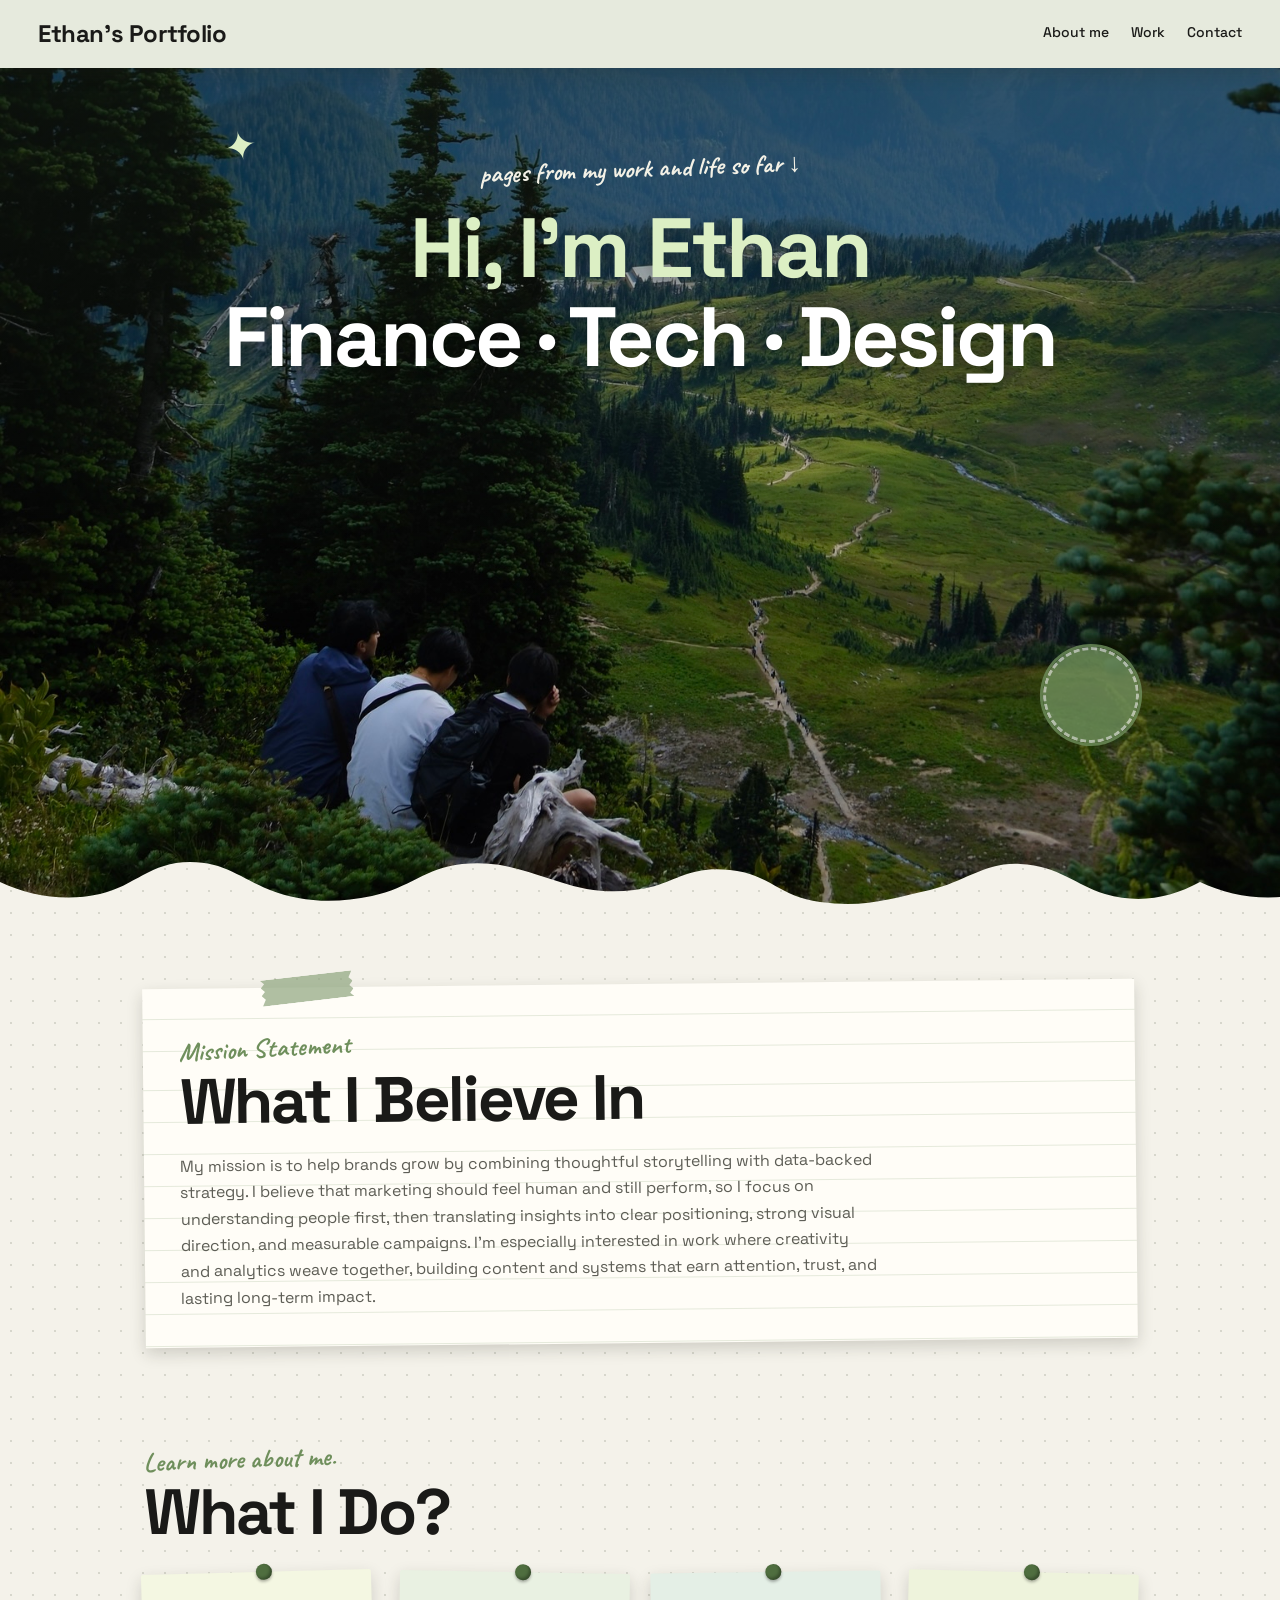
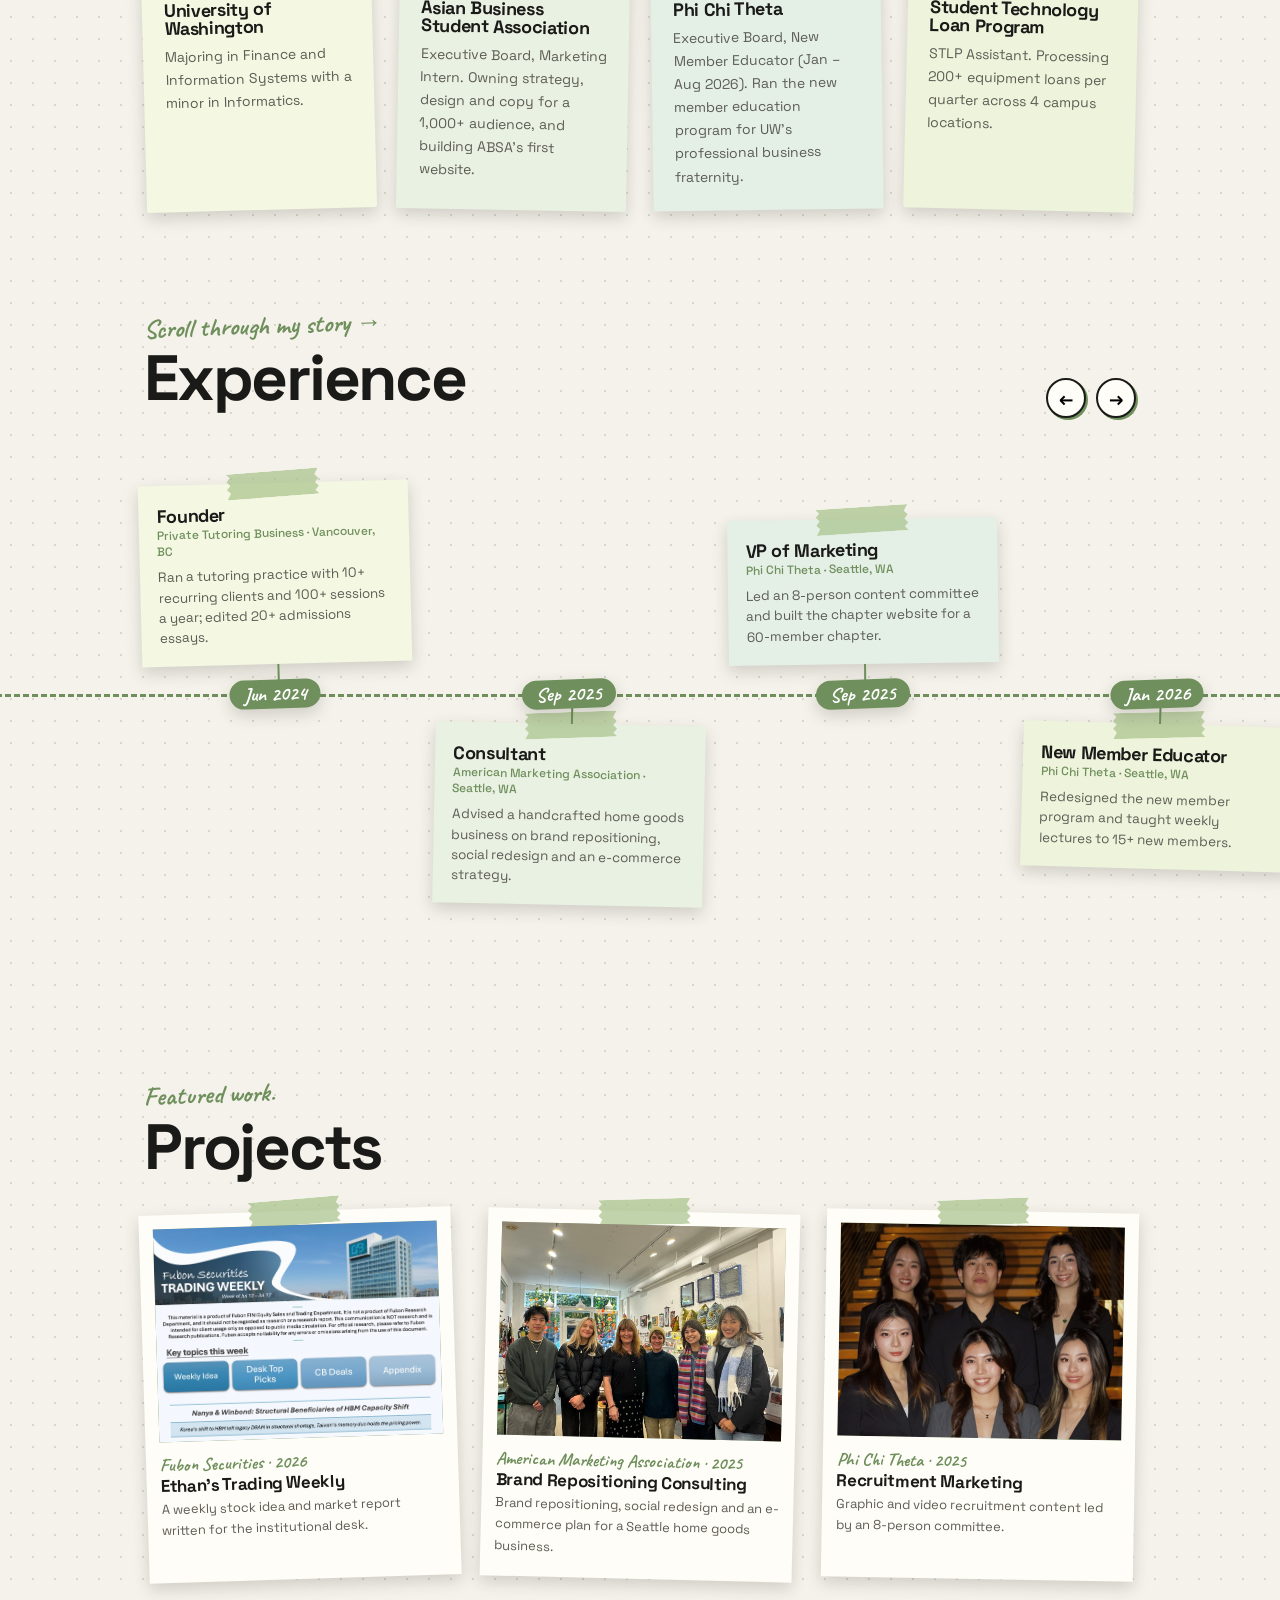
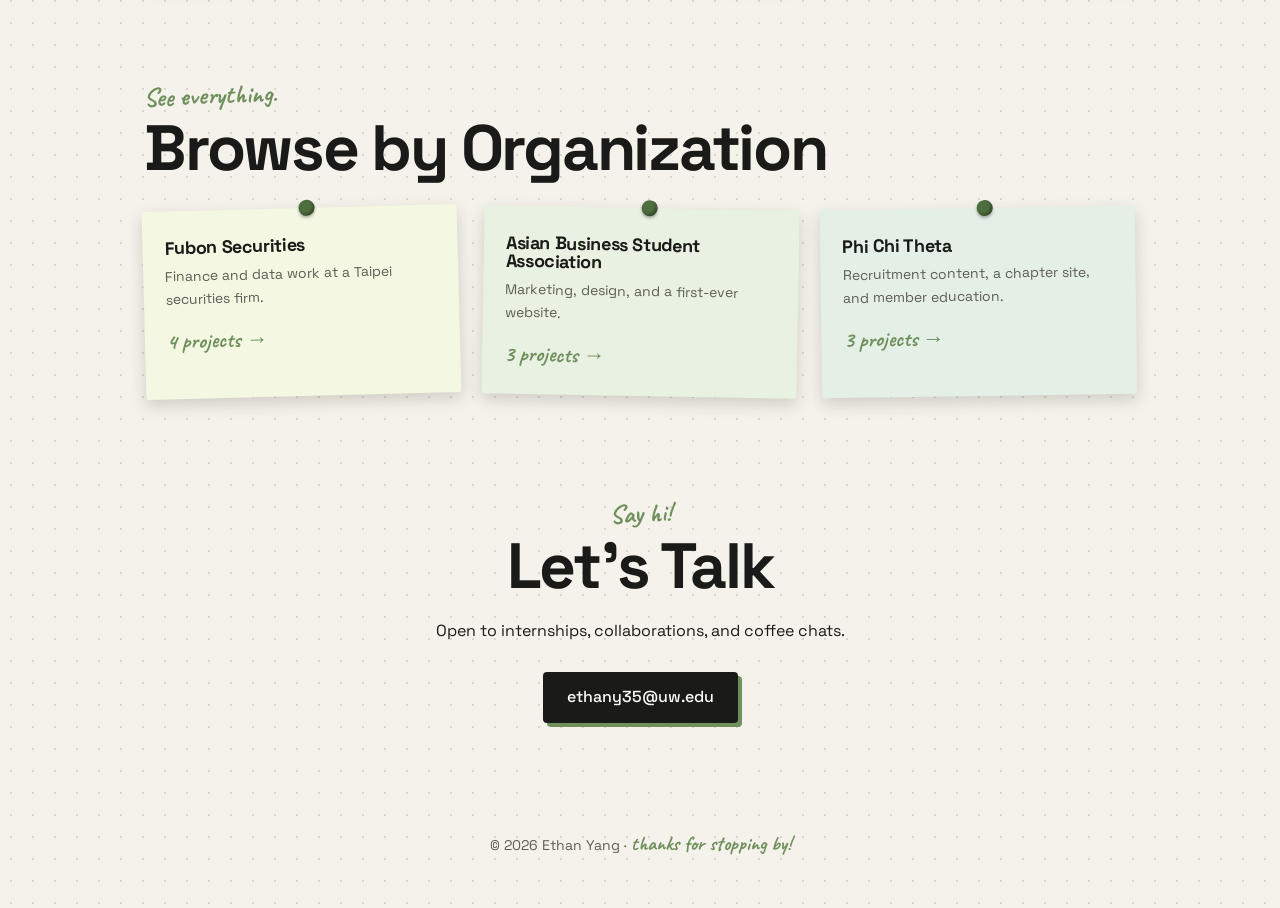
<file: index.html>
<!doctype html>
<html lang="en">
<head>
  <meta charset="utf-8">
  <meta name="viewport" content="width=device-width, initial-scale=1">
  <title>Ethan Yang — Finance · Tech · Design</title>
  <meta name="description" content="Portfolio of Ethan Yang: marketing, design and storytelling.">
  <link rel="preconnect" href="https://fonts.googleapis.com">
  <link rel="preconnect" href="https://fonts.gstatic.com" crossorigin>
  <link href="https://fonts.googleapis.com/css2?family=Caveat:wght@500;700&family=Space+Grotesk:wght@400;500;700&display=swap" rel="stylesheet">
    <script>try{var p=localStorage.getItem("palette");if(p==="terracotta")document.documentElement.dataset.theme=p}catch(e){}</script>
  <link rel="stylesheet" href="style.css">
</head>
<body>
  <header class="nav">
    <a class="logo" href="#top">Ethan's Portfolio</a>
    <nav>
      <a href="#about">About me</a>
      <a href="#work">Work</a>
      <a href="#contact">Contact</a>
    </nav>
  </header>

  <main id="top">
    <!-- HERO -->
    <section class="hero">
      <div class="hero-text">
        <span class="doodle star" aria-hidden="true">✦</span>
        <p class="hand note">pages from my work and life so far ↓</p>
        <h1><span class="green">Hi, I'm Ethan</span><br>Finance · Tech · Design</h1>
      </div>
      <div class="dial" id="dial">
        <button class="dial-core" id="dial-core" aria-haspopup="true" aria-label="Choose a color palette"><span class="dial-name hand" id="dial-name">Green</span></button>
        <div class="dial-ring" role="group" aria-label="Color palettes">
          <button class="dial-opt" data-theme="sage"       style="--c:#6f8f5c" aria-label="Green"      aria-pressed="false"></button>
          <button class="dial-opt" data-theme="terracotta" style="--c:#b4502f" aria-label="Orange"     aria-pressed="false"></button>
        </div>
      </div>
    </section>

    <!-- MISSION -->
    <section id="about" class="page">
      <div class="paper">
        <span class="tape t-left" aria-hidden="true"></span>
        <p class="hand label">Mission Statement</p>
        <h2>What I Believe In</h2>
        <p>My mission is to help brands grow by combining thoughtful storytelling with data-backed strategy. I believe that marketing should feel human and still perform, so I focus on understanding people first, then translating insights into clear positioning, strong visual direction, and measurable campaigns. I'm especially interested in work where creativity and analytics weave together, building content and systems that earn attention, trust, and lasting long-term impact.</p>
      </div>
    </section>

    <!-- WHAT I DO -->
    <section class="page">
      <p class="hand label">Learn more about me.</p>
      <h2>What I Do?</h2>
      <div class="notes">
        <article class="note-card c1">
          <span class="pin" aria-hidden="true"></span>
          <h3>University of Washington</h3>
          <p>Majoring in Finance and Information Systems with a minor in Informatics.</p>
        </article>
        <article class="note-card c2">
          <span class="pin" aria-hidden="true"></span>
          <h3>Asian Business Student Association</h3>
          <p>Executive Board, Marketing Intern. Owning strategy, design and copy for a 1,000+ audience, and building ABSA's first website.</p>
        </article>
        <article class="note-card c3">
          <span class="pin" aria-hidden="true"></span>
          <h3>Phi Chi Theta</h3>
          <p>Executive Board, New Member Educator (Jan – Aug 2026). Ran the new member education program for UW's professional business fraternity.</p>
        </article>
        <article class="note-card c4">
          <span class="pin" aria-hidden="true"></span>
          <h3>Student Technology Loan Program</h3>
          <p>STLP Assistant. Processing 200+ equipment loans per quarter across 4 campus locations.</p>
        </article>
      </div>
    </section>

    <!-- TIMELINE: scrolls left to right. Duplicate a <li class="stop"> to add an entry (oldest first). -->
    <section id="timeline" class="page">
      <p class="hand label">Scroll through my story →</p>
      <h2>Experience</h2>
      <div class="tl-controls">
        <button id="tl-prev" aria-label="Scroll left">←</button>
        <button id="tl-next" aria-label="Scroll right">→</button>
      </div>
      <div class="tl-scroll" id="tl-scroll" tabindex="0" aria-label="Experience timeline, scrolls horizontally">
        <ol class="tl-track">
          <li class="stop up">
            <time>Jun 2024</time>
            <article class="stop-card k1">
              <span class="tape" aria-hidden="true"></span>
              <h3>Founder</h3>
              <p class="org">Private Tutoring Business · Vancouver, BC</p>
              <p>Ran a tutoring practice with 10+ recurring clients and 100+ sessions a year; edited 20+ admissions essays.</p>
            </article>
          </li>
          <li class="stop down">
            <time>Sep 2025</time>
            <article class="stop-card k2">
              <span class="tape" aria-hidden="true"></span>
              <h3>Consultant</h3>
              <p class="org">American Marketing Association · Seattle, WA</p>
              <p>Advised a handcrafted home goods business on brand repositioning, social redesign and an e-commerce strategy.</p>
            </article>
          </li>
          <li class="stop up">
            <time>Sep 2025</time>
            <article class="stop-card k3">
              <span class="tape" aria-hidden="true"></span>
              <h3>VP of Marketing</h3>
              <p class="org">Phi Chi Theta · Seattle, WA</p>
              <p>Led an 8-person content committee and built the chapter website for a 60-member chapter.</p>
            </article>
          </li>
          <li class="stop down">
            <time>Jan 2026</time>
            <article class="stop-card k4">
              <span class="tape" aria-hidden="true"></span>
              <h3>New Member Educator</h3>
              <p class="org">Phi Chi Theta · Seattle, WA</p>
              <p>Redesigned the new member program and taught weekly lectures to 15+ new members.</p>
            </article>
          </li>
          <li class="stop up">
            <time>Mar 2026</time>
            <article class="stop-card k1">
              <span class="tape" aria-hidden="true"></span>
              <h3>STLP Assistant</h3>
              <p class="org">Student Technology Loan Program · Seattle, WA</p>
              <p>Process 200+ equipment loans per quarter across 4 campus locations.</p>
              <span class="badge">Present</span>
            </article>
          </li>
          <li class="stop down">
            <time>Apr 2026</time>
            <article class="stop-card k2">
              <span class="tape" aria-hidden="true"></span>
              <h3>Marketing Intern</h3>
              <p class="org">Asian Business Student Association · Seattle, WA</p>
              <p>Own marketing for a 1,000+ audience and am building ABSA's first website in WordPress.</p>
              <span class="badge">Present</span>
            </article>
          </li>
          <li class="stop up">
            <time>Jun 2026</time>
            <article class="stop-card k3">
              <span class="tape" aria-hidden="true"></span>
              <h3>Finance Analyst Intern</h3>
              <p class="org">Fubon Securities · Taipei, Taiwan</p>
              <p>Built an AI news-briefing agent that cut daily prep from 60 to 10 minutes; mapped 50+ semiconductor firms.</p>
            </article>
          </li>
          <li class="stop down end">
            <time>Jun 2028</time>
            <article class="stop-card k4">
              <h3>Graduation</h3>
              <p class="org">University of Washington · Foster School of Business</p>
              <p>B.A. Business Administration, Finance &amp; Information Systems. Expected.</p>
            </article>
          </li>
        </ol>
      </div>
    </section>

    <!-- PROJECTS -->
    <section id="work" class="page">
      <p class="hand label">Featured work.</p>
      <h2>Projects</h2>
      <div class="polaroids">
        <a class="polaroid p1" href="work/trading-weekly.html">
          <span class="tape" aria-hidden="true"></span>
          <div class="photo"><img class="top" src="images/Fubon%20Project/tw-page-1.jpg" alt="Cover page of Ethan's Trading Weekly"></div>
          <span class="tag">Fubon Securities · 2026</span>
          <h3>Ethan&#x27;s Trading Weekly</h3>
          <p>A weekly stock idea and market report written for the institutional desk.</p>
        </a>
        <a class="polaroid p2" href="work/ama.html#consulting">
          <span class="tape" aria-hidden="true"></span>
          <div class="photo"><img class="ama-card" src="images/ama/web/1.jpg" alt="The consulting team with the shop owner inside the store"></div>
          <span class="tag">American Marketing Association · 2025</span>
          <h3>Brand Repositioning Consulting</h3>
          <p>Brand repositioning, social redesign and an e-commerce plan for a Seattle home goods business.</p>
        </a>
        <a class="polaroid p3" href="work/pct.html#recruitment-marketing">
          <span class="tape" aria-hidden="true"></span>
          <div class="photo"><img class="exec-card" src="images/pct/exec-web.jpg" alt="The Phi Chi Theta executive board posing on a staircase in business attire"></div>
          <span class="tag">Phi Chi Theta · 2025</span>
          <h3>Recruitment Marketing</h3>
          <p>Graphic and video recruitment content led by an 8-person committee.</p>
        </a>
      </div>
    </section>

    <!-- ORGANIZATIONS: each opens a page with that org's projects -->
    <section id="orgs" class="page">
      <p class="hand label">See everything.</p>
      <h2>Browse by Organization</h2>
      <div class="notes">
        <a class="note-card c1 org-card" href="work/fubon.html">
          <span class="pin" aria-hidden="true"></span>
          <h3>Fubon Securities</h3>
          <p>Finance and data work at a Taipei securities firm.</p>
          <span class="count hand">4 projects →</span>
        </a>
        <a class="note-card c2 org-card" href="work/absa.html">
          <span class="pin" aria-hidden="true"></span>
          <h3>Asian Business Student Association</h3>
          <p>Marketing, design, and a first-ever website.</p>
          <span class="count hand">3 projects →</span>
        </a>
        <a class="note-card c3 org-card" href="work/pct.html">
          <span class="pin" aria-hidden="true"></span>
          <h3>Phi Chi Theta</h3>
          <p>Recruitment content, a chapter site, and member education.</p>
          <span class="count hand">3 projects →</span>
        </a>
      </div>
    </section>

    <!-- CONTACT -->
    <section id="contact" class="page contact">
      <p class="hand label">Say hi!</p>
      <h2>Let's Talk</h2>
      <p>Open to internships, collaborations, and coffee chats.</p>
      <a class="btn" href="mailto:ethany35@uw.edu">ethany35@uw.edu</a>
    </section>
  </main>

  <footer>© <span id="year"></span> Ethan Yang · <span class="hand">thanks for stopping by!</span></footer>
  <script src="script.js"></script>
</body>
</html>
</file>
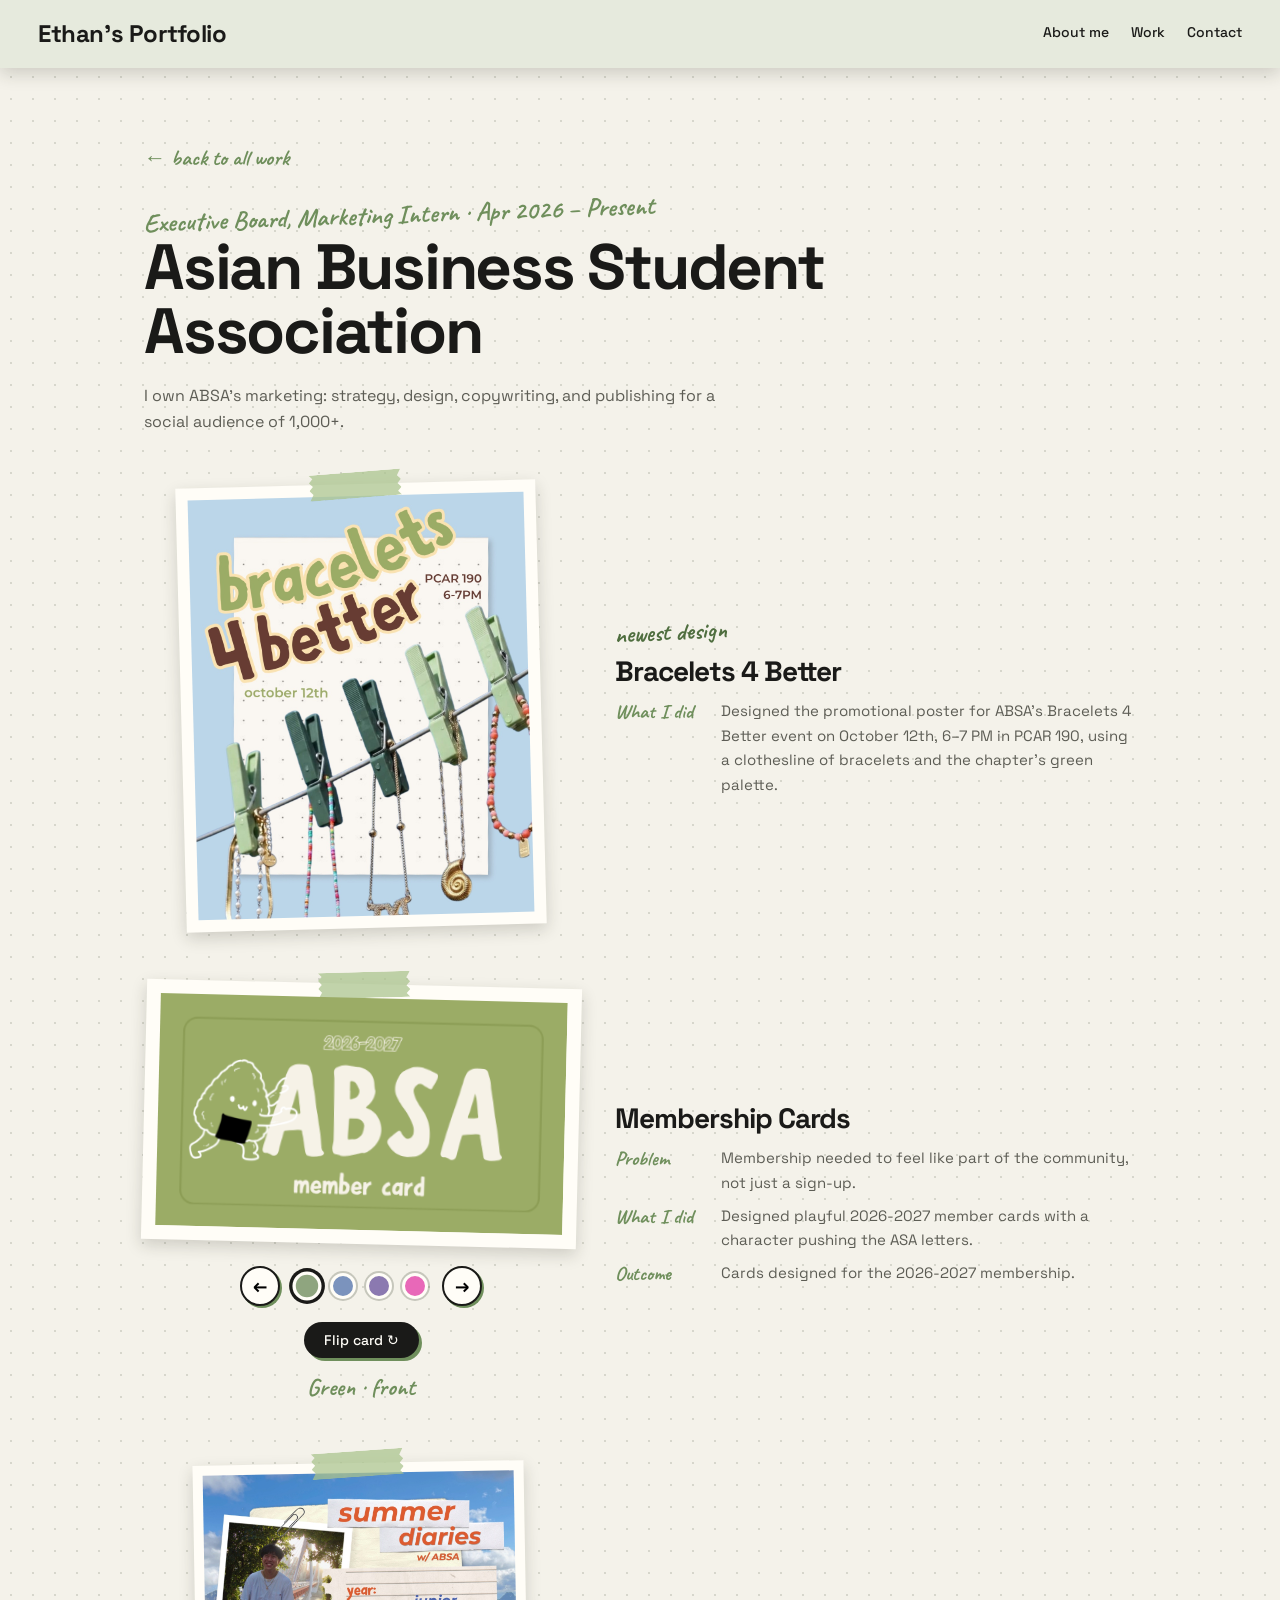
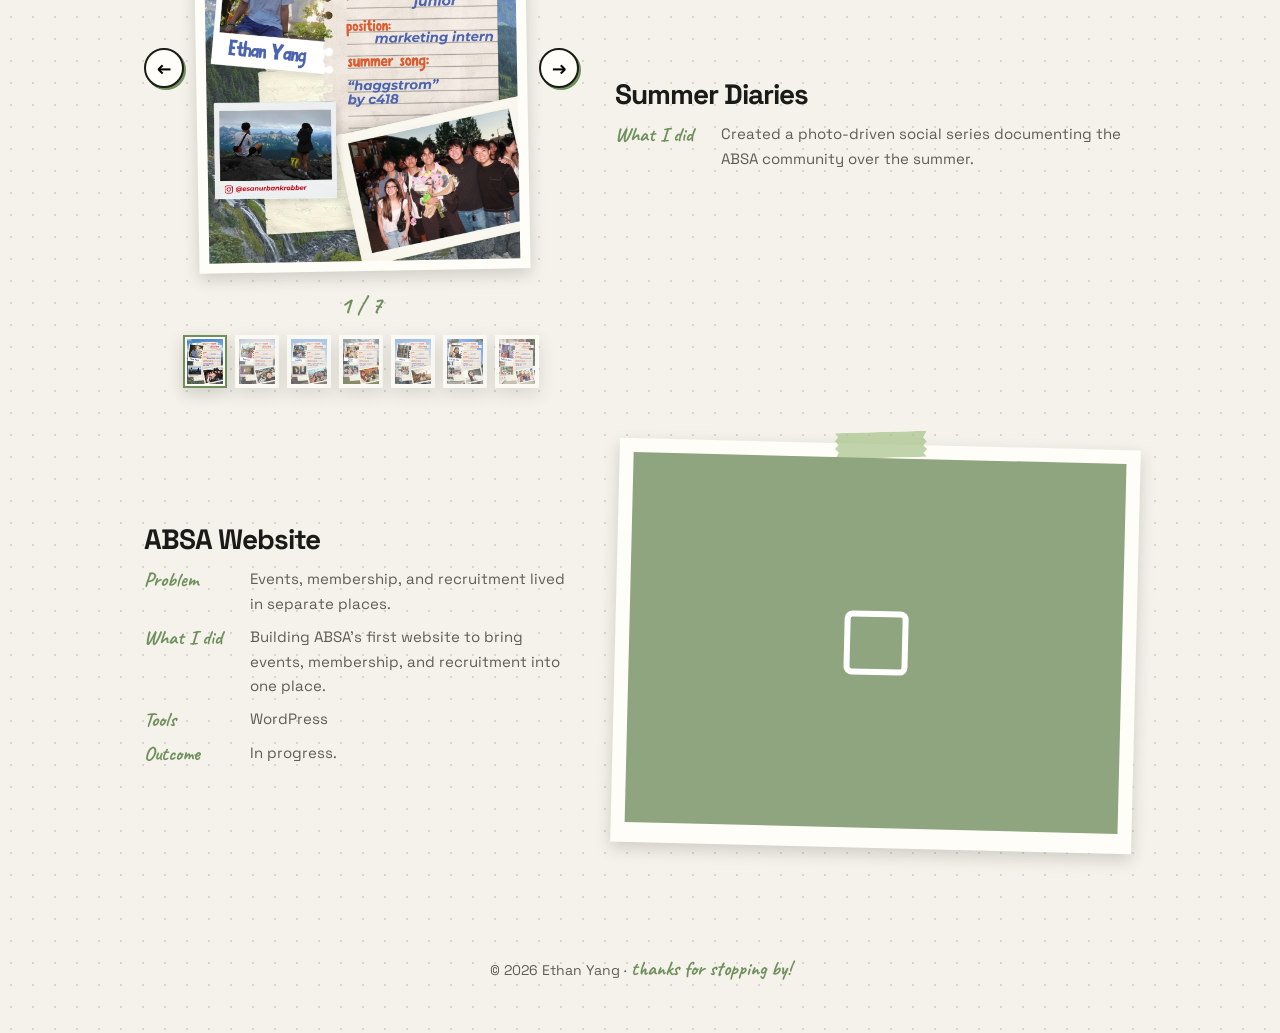
<file: work/absa.html>
<!doctype html>
<html lang="en">
<head>
  <meta charset="utf-8">
  <meta name="viewport" content="width=device-width, initial-scale=1">
  <title>Asian Business Student Association — Ethan Yang</title>
  <link rel="preconnect" href="https://fonts.googleapis.com">
  <link rel="preconnect" href="https://fonts.gstatic.com" crossorigin>
  <link href="https://fonts.googleapis.com/css2?family=Caveat:wght@500;700&family=Space+Grotesk:wght@400;500;700&display=swap" rel="stylesheet">
    <script>try{var p=localStorage.getItem("palette");if(p==="terracotta")document.documentElement.dataset.theme=p}catch(e){}</script>
  <link rel="stylesheet" href="../style.css">
</head>
<body>
  <header class="nav">
    <a class="logo" href="../index.html">Ethan's Portfolio</a>
    <nav>
      <a href="../index.html#about">About me</a>
      <a href="../index.html#work">Work</a>
      <a href="../index.html#contact">Contact</a>
    </nav>
  </header>
  <main>
    <section class="page org-head">
      <a class="back hand" href="../index.html#orgs">← back to all work</a>
      <p class="hand label">Executive Board, Marketing Intern · Apr 2026 – Present</p>
      <h2>Asian Business Student Association</h2>
      <p class="blurb">I own ABSA&#x27;s marketing: strategy, design, copywriting, and publishing for a social audience of 1,000+.</p>
    </section>
    <section class="projects-list">
    <article class="project" id="bracelets-4-better">
      <figure class="poster-frame"><span class="tape" aria-hidden="true"></span><img src="../images/absa/bracelets-web.jpg" alt="Event poster: Bracelets 4 Better, October 12th, PCAR 190, 6 to 7 PM, with bracelets and necklaces hanging from green clothespins on a line"></figure>
      <div class="project-text">
        <p class="hand new-tag">newest design</p>
        <h3>Bracelets 4 Better</h3>
        <dl>
<dt>What I did</dt><dd>Designed the promotional poster for ABSA's Bracelets 4 Better event on October 12th, 6–7 PM in PCAR 190, using a clothesline of bracelets and the chapter's green palette.</dd>
        </dl>
      </div>
    </article>
    <article class="project" id="membership-cards">
      <div class="cardviewer" id="cv">
        <div class="polaroid solo cv-frame">
          <span class="tape" aria-hidden="true"></span>
          <div class="scene">
            <div class="flipper" id="flipper" role="button" tabindex="0" aria-label="Member card. Press to flip it over.">
              <div class="face front"><img id="cv-front" src="../images/absa/absa-cards/1.png" alt="Green ABSA member card 2026-2027 with a rice-ball mascot pushing the letters"></div>
              <div class="face back"><img id="cv-back" src="../images/absa/absa-cards/5.png" alt="Back of the green member card listing discounts at partner shops"></div>
            </div>
          </div>
        </div>
        <div class="cv-controls">
          <button class="cv-arrow" id="cv-prev" aria-label="Previous card">←</button>
          <div class="cv-dots" role="tablist" aria-label="Choose a card color">
            <button class="cv-dot on" data-i="0" style="--c:#8fa57f" aria-label="Green card"></button>
            <button class="cv-dot" data-i="1" style="--c:#7b93bd" aria-label="Blue card"></button>
            <button class="cv-dot" data-i="2" style="--c:#8b79b0" aria-label="Purple card"></button>
            <button class="cv-dot" data-i="3" style="--c:#e868b8" aria-label="Pink card"></button>
          </div>
          <button class="cv-arrow" id="cv-next" aria-label="Next card">→</button>
        </div>
        <div class="cv-opts">
          <button class="cv-pill" id="cv-flip">Flip card ↻</button>
        </div>
        <p class="hand cv-name" id="cv-name" aria-live="polite">Green · front</p>
      </div>
      <div class="project-text">
        <h3>Membership Cards</h3>
        <dl>
<dt>Problem</dt><dd>Membership needed to feel like part of the community, not just a sign-up.</dd>
<dt>What I did</dt><dd>Designed playful 2026-2027 member cards with a character pushing the ASA letters.</dd>
<dt>Outcome</dt><dd>Cards designed for the 2026-2027 membership.</dd>
        </dl>
      </div>
    </article>
    <article class="project" id="summer-diaries">
      <div class="sdviewer" id="sd" aria-roledescription="carousel" aria-label="Summer Diaries posts">
        <div class="sd-stage">
          <button class="sd-arrow" id="sd-prev" aria-label="Previous post">←</button>
          <figure class="sd-sheet" id="sd-sheet">
            <span class="tape" aria-hidden="true"></span>
            <img id="sd-img" src="../images/absa/summer-web/1.jpg" alt="ABSA Summer Diaries post 1 of 7: a member's year, position and summer song">
          </figure>
          <button class="sd-arrow" id="sd-next" aria-label="Next post">→</button>
        </div>
        <p class="sd-count"><span class="hand" id="sd-label">1 / 7</span></p>
        <div class="sd-thumbs">
          <button class="sd-thumb on" data-i="0" aria-label="Go to post 1"><img src="../images/absa/summer-web/1.jpg" alt="" loading="lazy"></button>
          <button class="sd-thumb" data-i="1" aria-label="Go to post 2"><img src="../images/absa/summer-web/2.jpg" alt="" loading="lazy"></button>
          <button class="sd-thumb" data-i="2" aria-label="Go to post 3"><img src="../images/absa/summer-web/3.jpg" alt="" loading="lazy"></button>
          <button class="sd-thumb" data-i="3" aria-label="Go to post 4"><img src="../images/absa/summer-web/4.jpg" alt="" loading="lazy"></button>
          <button class="sd-thumb" data-i="4" aria-label="Go to post 5"><img src="../images/absa/summer-web/5.jpg" alt="" loading="lazy"></button>
          <button class="sd-thumb" data-i="5" aria-label="Go to post 6"><img src="../images/absa/summer-web/6.jpg" alt="" loading="lazy"></button>
          <button class="sd-thumb" data-i="6" aria-label="Go to post 7"><img src="../images/absa/summer-web/7.jpg" alt="" loading="lazy"></button>
        </div>
      </div>
      <div class="project-text">
        <h3>Summer Diaries</h3>
        <dl>
<dt>What I did</dt><dd>Created a photo-driven social series documenting the ABSA community over the summer.</dd>
        </dl>
      </div>
    </article>
    <article class="project" id="website">
      <div class="polaroid solo"><span class="tape" aria-hidden="true"></span><div class="photo"><span class="frame"></span></div></div>
      <div class="project-text">
        <h3>ABSA Website</h3>
        <dl>
<dt>Problem</dt><dd>Events, membership, and recruitment lived in separate places.</dd>
<dt>What I did</dt><dd>Building ABSA&#x27;s first website to bring events, membership, and recruitment into one place.</dd>
<dt>Tools</dt><dd>WordPress</dd>
<dt>Outcome</dt><dd>In progress.</dd>
        </dl>
      </div>
    </article>
    </section>
  </main>
  <footer>© <span id="year"></span> Ethan Yang · <span class="hand">thanks for stopping by!</span></footer>
  <script>document.getElementById("year").textContent = new Date().getFullYear();</script>
  <script>
    (() => {
      const cards = [
        { name: "Green",  front: "../images/absa/absa-cards/1.png", back: "../images/absa/absa-cards/5.png", alt: "Green" },
        { name: "Blue",   front: "../images/absa/absa-cards/2.png", back: "../images/absa/absa-cards/6.png", alt: "Blue" },
        { name: "Purple", front: "../images/absa/absa-cards/3.png", back: "../images/absa/absa-cards/7.png", alt: "Purple" },
        { name: "Pink",   front: "../images/absa/absa-cards/4.png", back: "../images/absa/absa-cards/8.png", alt: "Pink" }
      ];
      const flipper = document.getElementById("flipper");
      const imgF = document.getElementById("cv-front"), imgB = document.getElementById("cv-back");
      const dots = [...document.querySelectorAll(".cv-dot")];
      const name = document.getElementById("cv-name");
      let cur = 0, flipped = false;
      const label = () => { name.textContent = cards[cur].name + " \u00b7 " + (flipped ? "back" : "front"); };
      const setFace = (img, c, side) => { img.src = c[side]; img.alt = c.alt + (side === "front" ? " ABSA member card 2026-2027" : " member card back listing partner discounts"); };
      function flip() { flipped = !flipped; flipper.classList.toggle("flipped", flipped); label(); }
      function show(n) {
        const next = (n + cards.length) % cards.length, c = cards[next];
        cur = next;
        dots.forEach((d, k) => d.classList.toggle("on", k === cur));
        setFace(imgF, c, "front"); setFace(imgB, c, "back"); label();
        cards[(cur + 1) % cards.length] && [cards[(cur + 1) % cards.length].front, cards[(cur + 1) % cards.length].back].forEach(u => { new Image().src = u; });
      }
      document.getElementById("cv-prev").onclick = () => show(cur - 1);
      document.getElementById("cv-next").onclick = () => show(cur + 1);
      document.getElementById("cv-flip").onclick = flip;
      dots.forEach((d, k) => d.onclick = () => show(k));
      flipper.addEventListener("click", flip);
      flipper.addEventListener("keydown", e => {
        if (e.key === "Enter" || e.key === " ") { e.preventDefault(); flip(); }
        if (e.key === "ArrowRight") show(cur + 1);
        if (e.key === "ArrowLeft") show(cur - 1);
      });
      label();
    })();
  </script>
  <script>
    (() => {
      const N = 7, img = document.getElementById("sd-img"), sheet = document.getElementById("sd-sheet");
      const label = document.getElementById("sd-label"), thumbs = [...document.querySelectorAll(".sd-thumb")];
      const src = i => "../images/absa/summer-web/" + (i + 1) + ".jpg";
      let cur = 0;
      function show(n) {
        cur = (n + N) % N;
        sheet.classList.add("flip");
        setTimeout(() => {
          img.src = src(cur);
          img.alt = "ABSA Summer Diaries post " + (cur + 1) + " of " + N + ": a member's year, position and summer song";
          sheet.classList.remove("flip");
        }, 150);
        label.textContent = (cur + 1) + " / " + N;
        thumbs.forEach((t, k) => t.classList.toggle("on", k === cur));
        new Image().src = src((cur + 1) % N);
      }
      document.getElementById("sd-prev").onclick = () => show(cur - 1);
      document.getElementById("sd-next").onclick = () => show(cur + 1);
      thumbs.forEach((t, k) => t.onclick = () => show(k));
      let x0 = null;
      sheet.addEventListener("touchstart", e => { x0 = e.touches[0].clientX; }, { passive: true });
      sheet.addEventListener("touchend", e => {
        if (x0 === null) return;
        const dx = e.changedTouches[0].clientX - x0;
        if (Math.abs(dx) > 40) show(cur + (dx < 0 ? 1 : -1));
        x0 = null;
      });
      document.getElementById("sd").addEventListener("keydown", e => {
        if (e.key === "ArrowRight") show(cur + 1);
        if (e.key === "ArrowLeft") show(cur - 1);
      });
    })();
  </script>
</body>
</html>
</file>
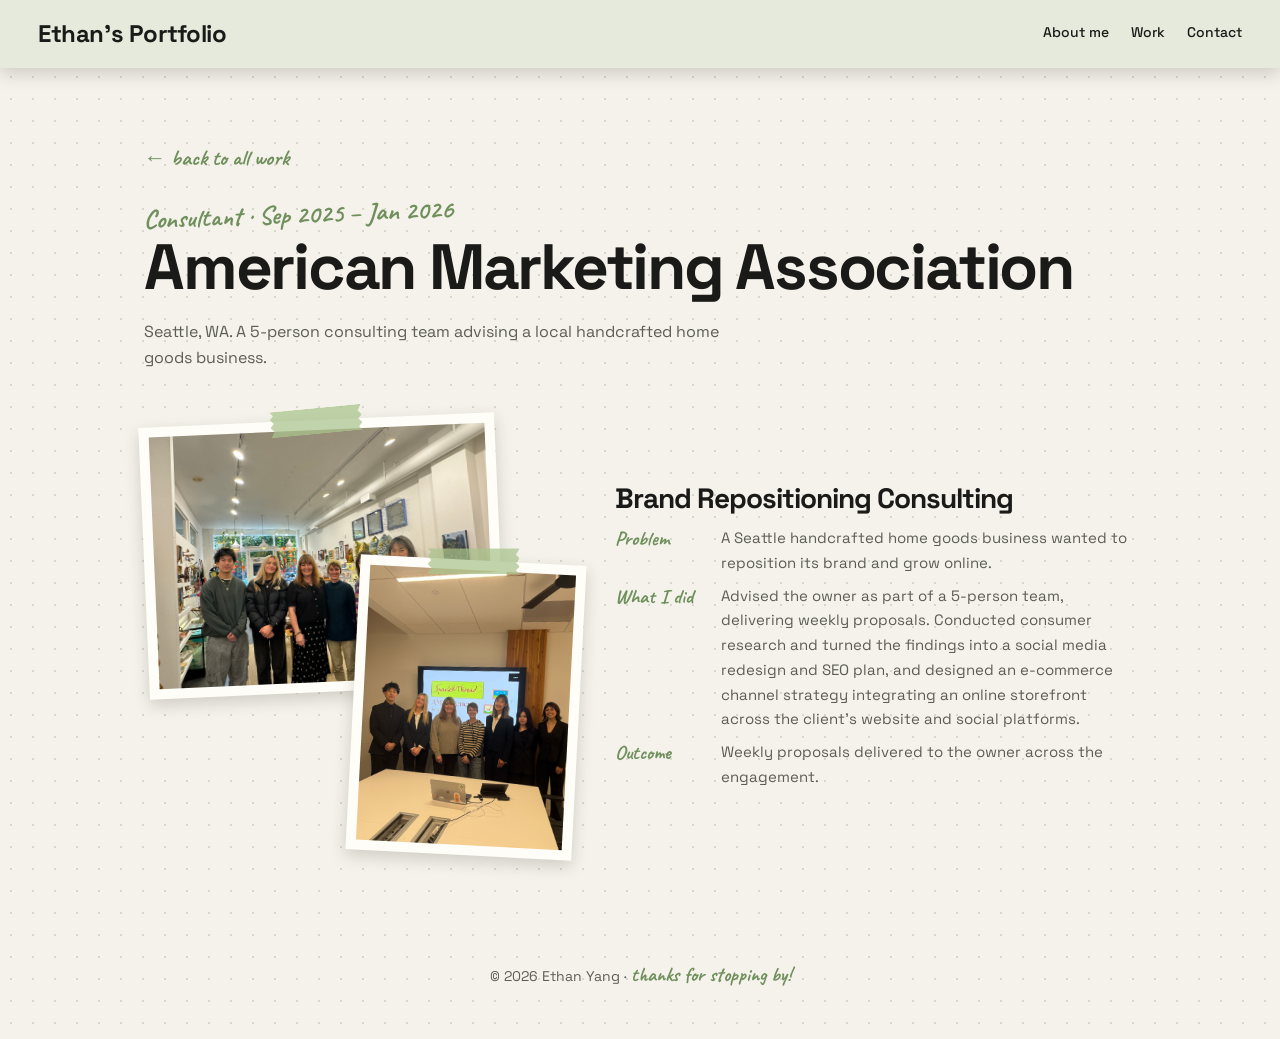
<file: work/ama.html>
<!doctype html>
<html lang="en">
<head>
  <meta charset="utf-8">
  <meta name="viewport" content="width=device-width, initial-scale=1">
  <title>American Marketing Association — Ethan Yang</title>
  <link rel="preconnect" href="https://fonts.googleapis.com">
  <link rel="preconnect" href="https://fonts.gstatic.com" crossorigin>
  <link href="https://fonts.googleapis.com/css2?family=Caveat:wght@500;700&family=Space+Grotesk:wght@400;500;700&display=swap" rel="stylesheet">
    <script>try{var p=localStorage.getItem("palette");if(p==="terracotta")document.documentElement.dataset.theme=p}catch(e){}</script>
  <link rel="stylesheet" href="../style.css">
</head>
<body>
  <header class="nav">
    <a class="logo" href="../index.html">Ethan's Portfolio</a>
    <nav>
      <a href="../index.html#about">About me</a>
      <a href="../index.html#work">Work</a>
      <a href="../index.html#contact">Contact</a>
    </nav>
  </header>
  <main>
    <section class="page org-head">
      <a class="back hand" href="../index.html#orgs">← back to all work</a>
      <p class="hand label">Consultant · Sep 2025 – Jan 2026</p>
      <h2>American Marketing Association</h2>
      <p class="blurb">Seattle, WA. A 5-person consulting team advising a local handcrafted home goods business.</p>
    </section>
    <section class="projects-list">
    <article class="project" id="consulting">
      <div class="collage" aria-label="Photos from the consulting engagement">
        <figure class="cl cl-a"><span class="tape" aria-hidden="true"></span><img src="../images/ama/web/1.jpg" alt="The consulting team standing with the shop owner inside the handcrafted home goods store" loading="lazy"></figure>
        <figure class="cl cl-b"><span class="tape" aria-hidden="true"></span><img src="../images/ama/web/2.jpg" alt="The consulting team and the shop owner posing in front of the final presentation screen" loading="lazy"></figure>
      </div>
      <div class="project-text">
        <h3>Brand Repositioning Consulting</h3>
        <dl>
<dt>Problem</dt><dd>A Seattle handcrafted home goods business wanted to reposition its brand and grow online.</dd>
<dt>What I did</dt><dd>Advised the owner as part of a 5-person team, delivering weekly proposals. Conducted consumer research and turned the findings into a social media redesign and SEO plan, and designed an e-commerce channel strategy integrating an online storefront across the client&#x27;s website and social platforms.</dd>
<dt>Outcome</dt><dd>Weekly proposals delivered to the owner across the engagement.</dd>
        </dl>
      </div>
    </article>
    </section>
  </main>
  <footer>© <span id="year"></span> Ethan Yang · <span class="hand">thanks for stopping by!</span></footer>
  <script>document.getElementById("year").textContent = new Date().getFullYear();</script>
</body>
</html>
</file>
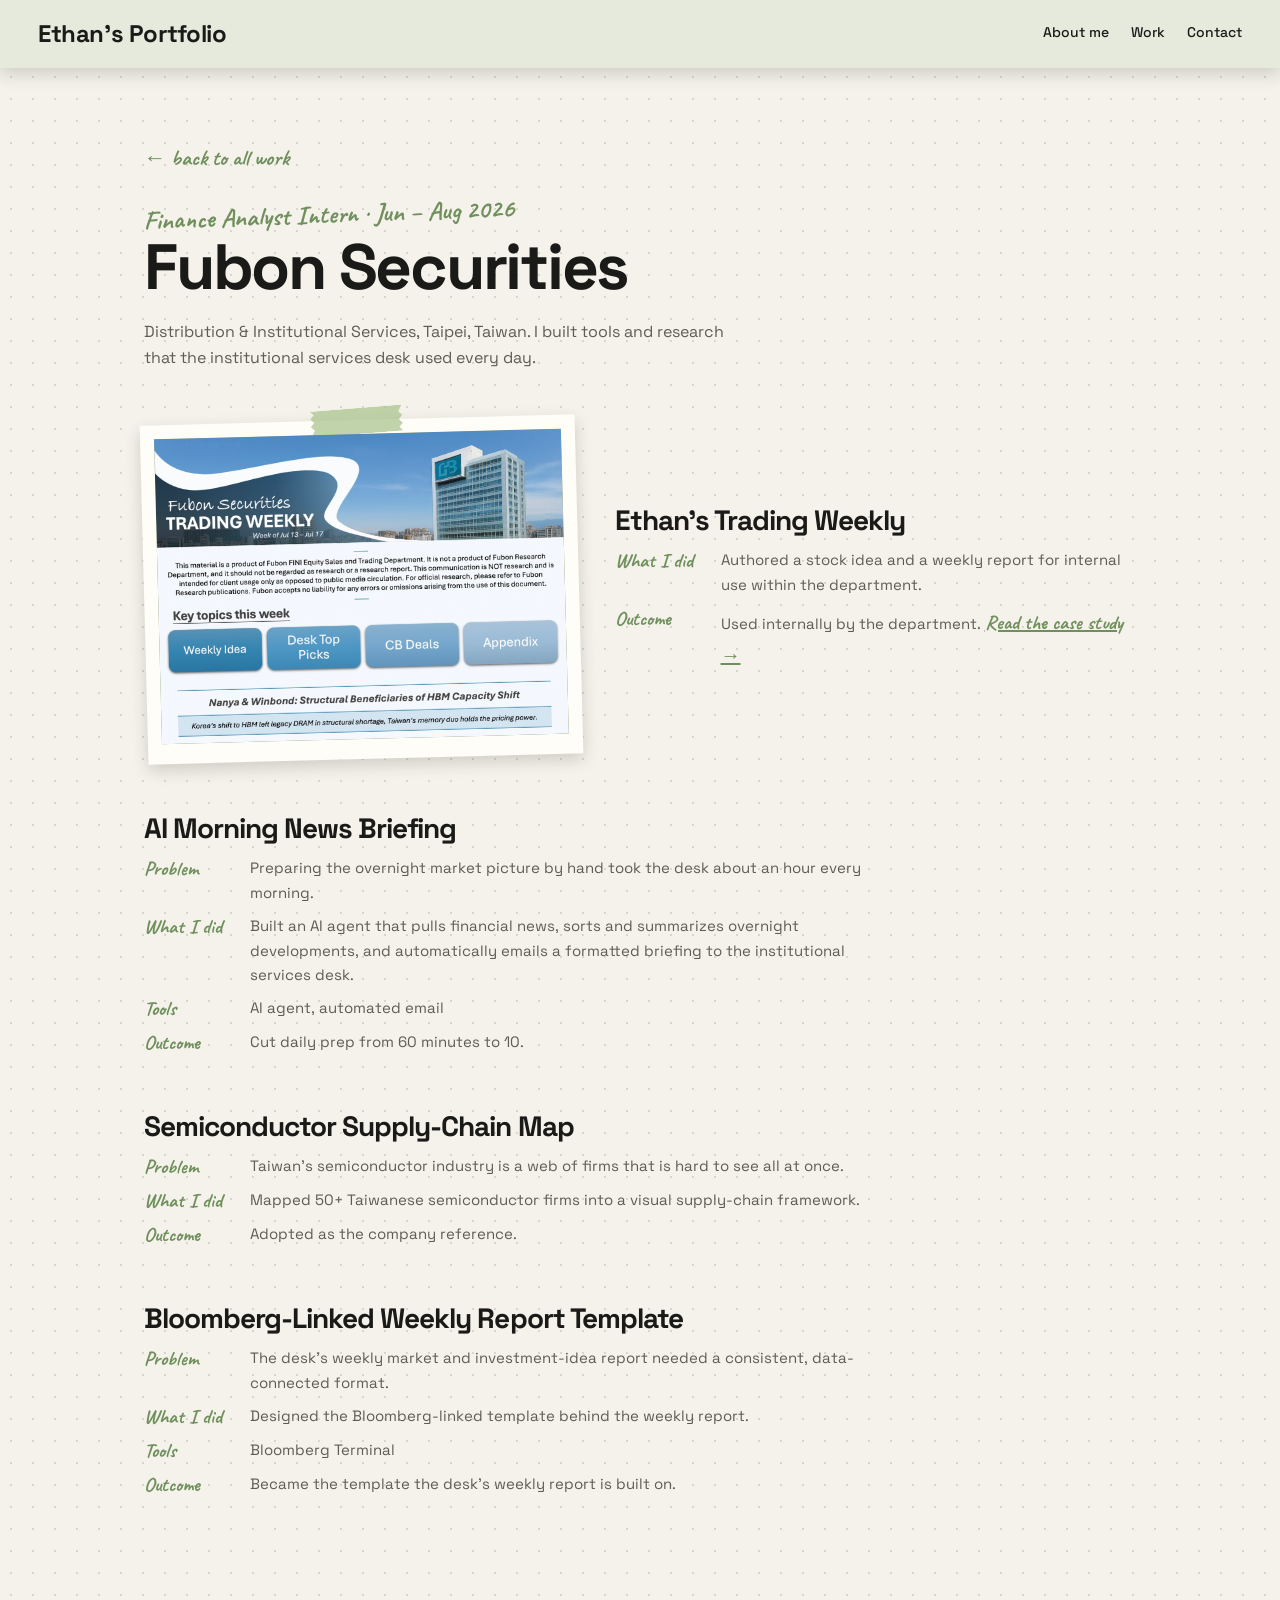
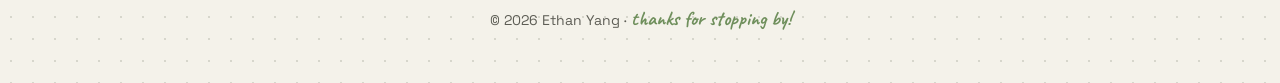
<file: work/fubon.html>
<!doctype html>
<html lang="en">
<head>
  <meta charset="utf-8">
  <meta name="viewport" content="width=device-width, initial-scale=1">
  <title>Fubon Securities — Ethan Yang</title>
  <link rel="preconnect" href="https://fonts.googleapis.com">
  <link rel="preconnect" href="https://fonts.gstatic.com" crossorigin>
  <link href="https://fonts.googleapis.com/css2?family=Caveat:wght@500;700&family=Space+Grotesk:wght@400;500;700&display=swap" rel="stylesheet">
    <script>try{var p=localStorage.getItem("palette");if(p==="terracotta")document.documentElement.dataset.theme=p}catch(e){}</script>
  <link rel="stylesheet" href="../style.css">
</head>
<body>
  <header class="nav">
    <a class="logo" href="../index.html">Ethan's Portfolio</a>
    <nav>
      <a href="../index.html#about">About me</a>
      <a href="../index.html#work">Work</a>
      <a href="../index.html#contact">Contact</a>
    </nav>
  </header>
  <main>
    <section class="page org-head">
      <a class="back hand" href="../index.html#orgs">← back to all work</a>
      <p class="hand label">Finance Analyst Intern · Jun – Aug 2026</p>
      <h2>Fubon Securities</h2>
      <p class="blurb">Distribution &amp; Institutional Services, Taipei, Taiwan. I built tools and research that the institutional services desk used every day.</p>
    </section>
    <section class="projects-list">
    <article class="project" id="trading-weekly">
      <a class="polaroid solo" href="trading-weekly.html" aria-label="Open the Trading Weekly case study"><span class="tape" aria-hidden="true"></span><div class="photo"><img class="top" src="../images/Fubon%20Project/tw-page-1.jpg" alt="Cover page of Ethan's Trading Weekly with key topics and a weekly calendar"></div></a>
      <div class="project-text">
        <h3>Ethan&#x27;s Trading Weekly</h3>
        <dl>
<dt>What I did</dt><dd>Authored a stock idea and a weekly report for internal use within the department.</dd>
<dt>Outcome</dt><dd>Used internally by the department. <a class="more hand" href="trading-weekly.html">Read the case study →</a></dd>
        </dl>
      </div>
    </article>
    <article class="project no-photo" id="ai-briefing">
      <div class="project-text">
        <h3>AI Morning News Briefing</h3>
        <dl>
<dt>Problem</dt><dd>Preparing the overnight market picture by hand took the desk about an hour every morning.</dd>
<dt>What I did</dt><dd>Built an AI agent that pulls financial news, sorts and summarizes overnight developments, and automatically emails a formatted briefing to the institutional services desk.</dd>
<dt>Tools</dt><dd>AI agent, automated email</dd>
<dt>Outcome</dt><dd>Cut daily prep from 60 minutes to 10.</dd>
        </dl>
      </div>
    </article>
    <article class="project no-photo" id="supply-chain">
      <div class="project-text">
        <h3>Semiconductor Supply-Chain Map</h3>
        <dl>
<dt>Problem</dt><dd>Taiwan&#x27;s semiconductor industry is a web of firms that is hard to see all at once.</dd>
<dt>What I did</dt><dd>Mapped 50+ Taiwanese semiconductor firms into a visual supply-chain framework.</dd>
<dt>Outcome</dt><dd>Adopted as the company reference.</dd>
        </dl>
      </div>
    </article>
    <article class="project no-photo" id="weekly-template">
      <div class="project-text">
        <h3>Bloomberg-Linked Weekly Report Template</h3>
        <dl>
<dt>Problem</dt><dd>The desk&#x27;s weekly market and investment-idea report needed a consistent, data-connected format.</dd>
<dt>What I did</dt><dd>Designed the Bloomberg-linked template behind the weekly report.</dd>
<dt>Tools</dt><dd>Bloomberg Terminal</dd>
<dt>Outcome</dt><dd>Became the template the desk&#x27;s weekly report is built on.</dd>
        </dl>
      </div>
    </article>
    </section>
  </main>
  <footer>© <span id="year"></span> Ethan Yang · <span class="hand">thanks for stopping by!</span></footer>
  <script>document.getElementById("year").textContent = new Date().getFullYear();</script>
</body>
</html>
</file>
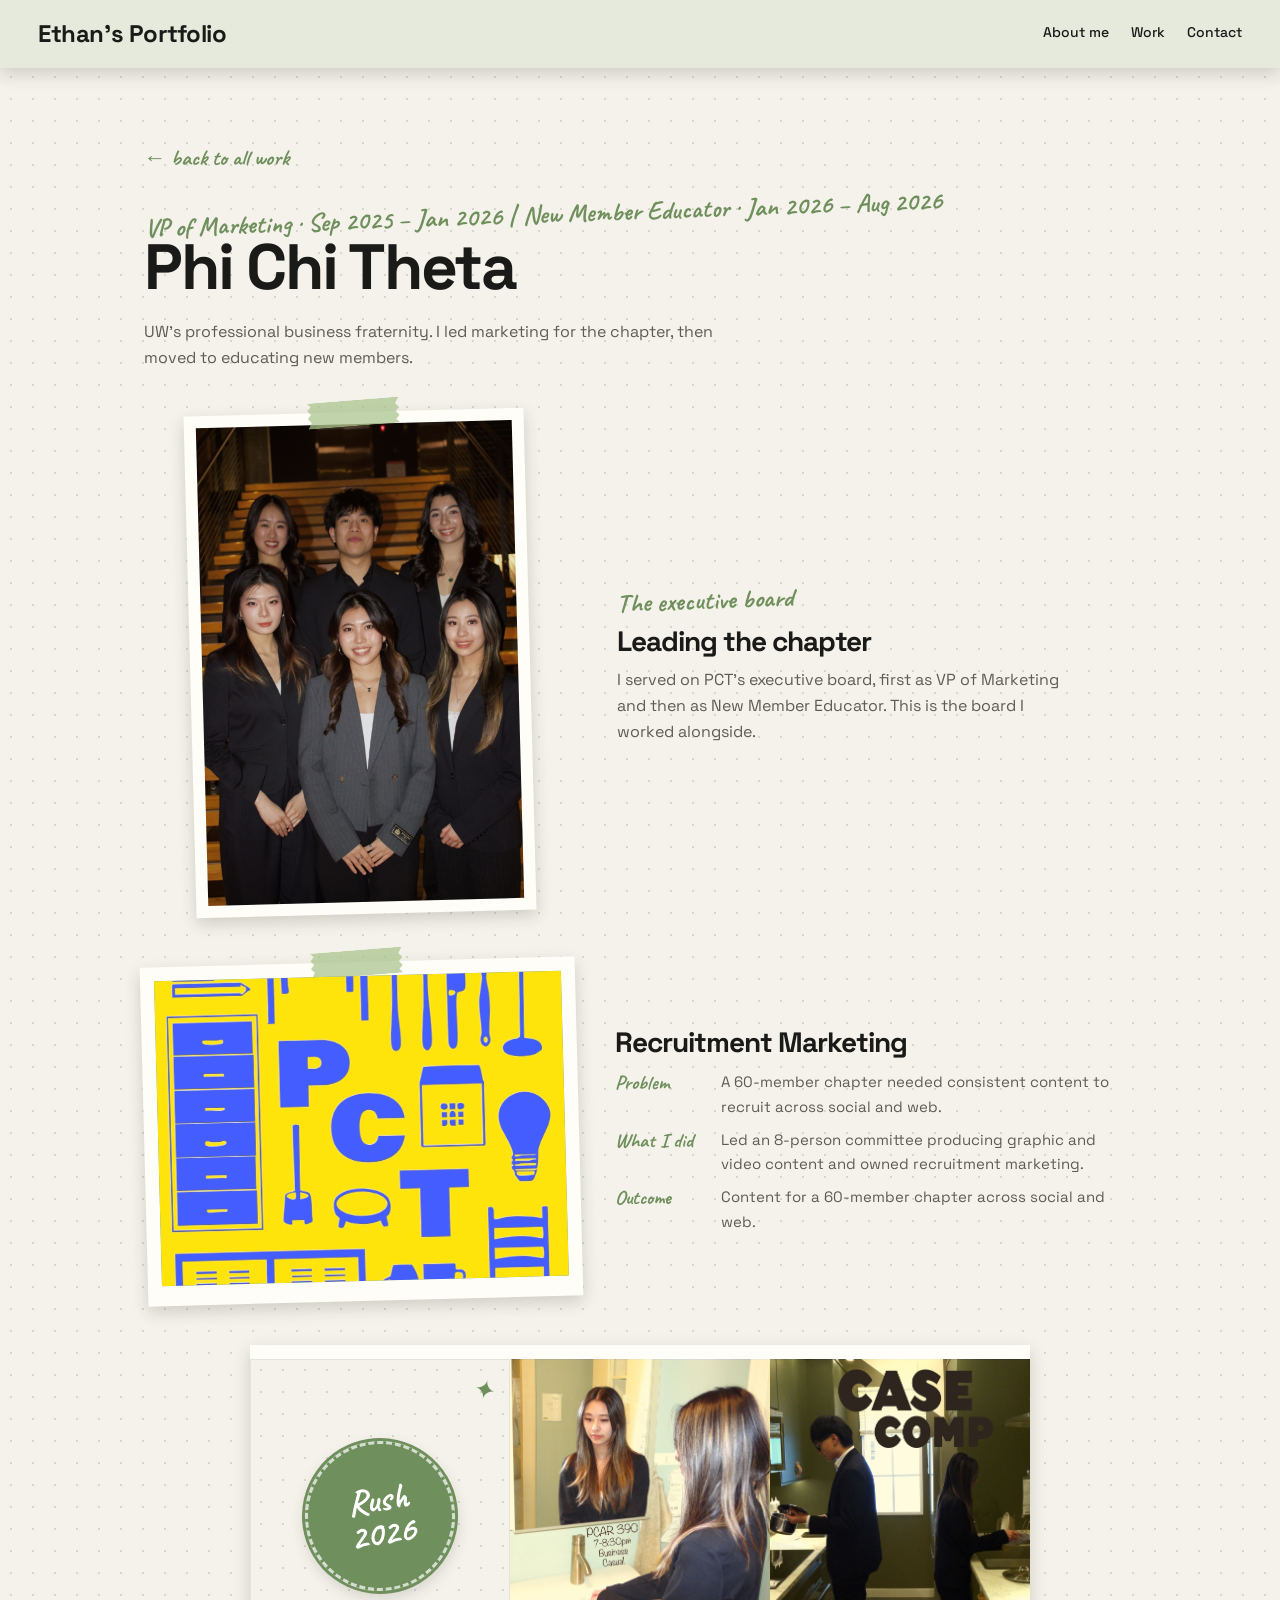
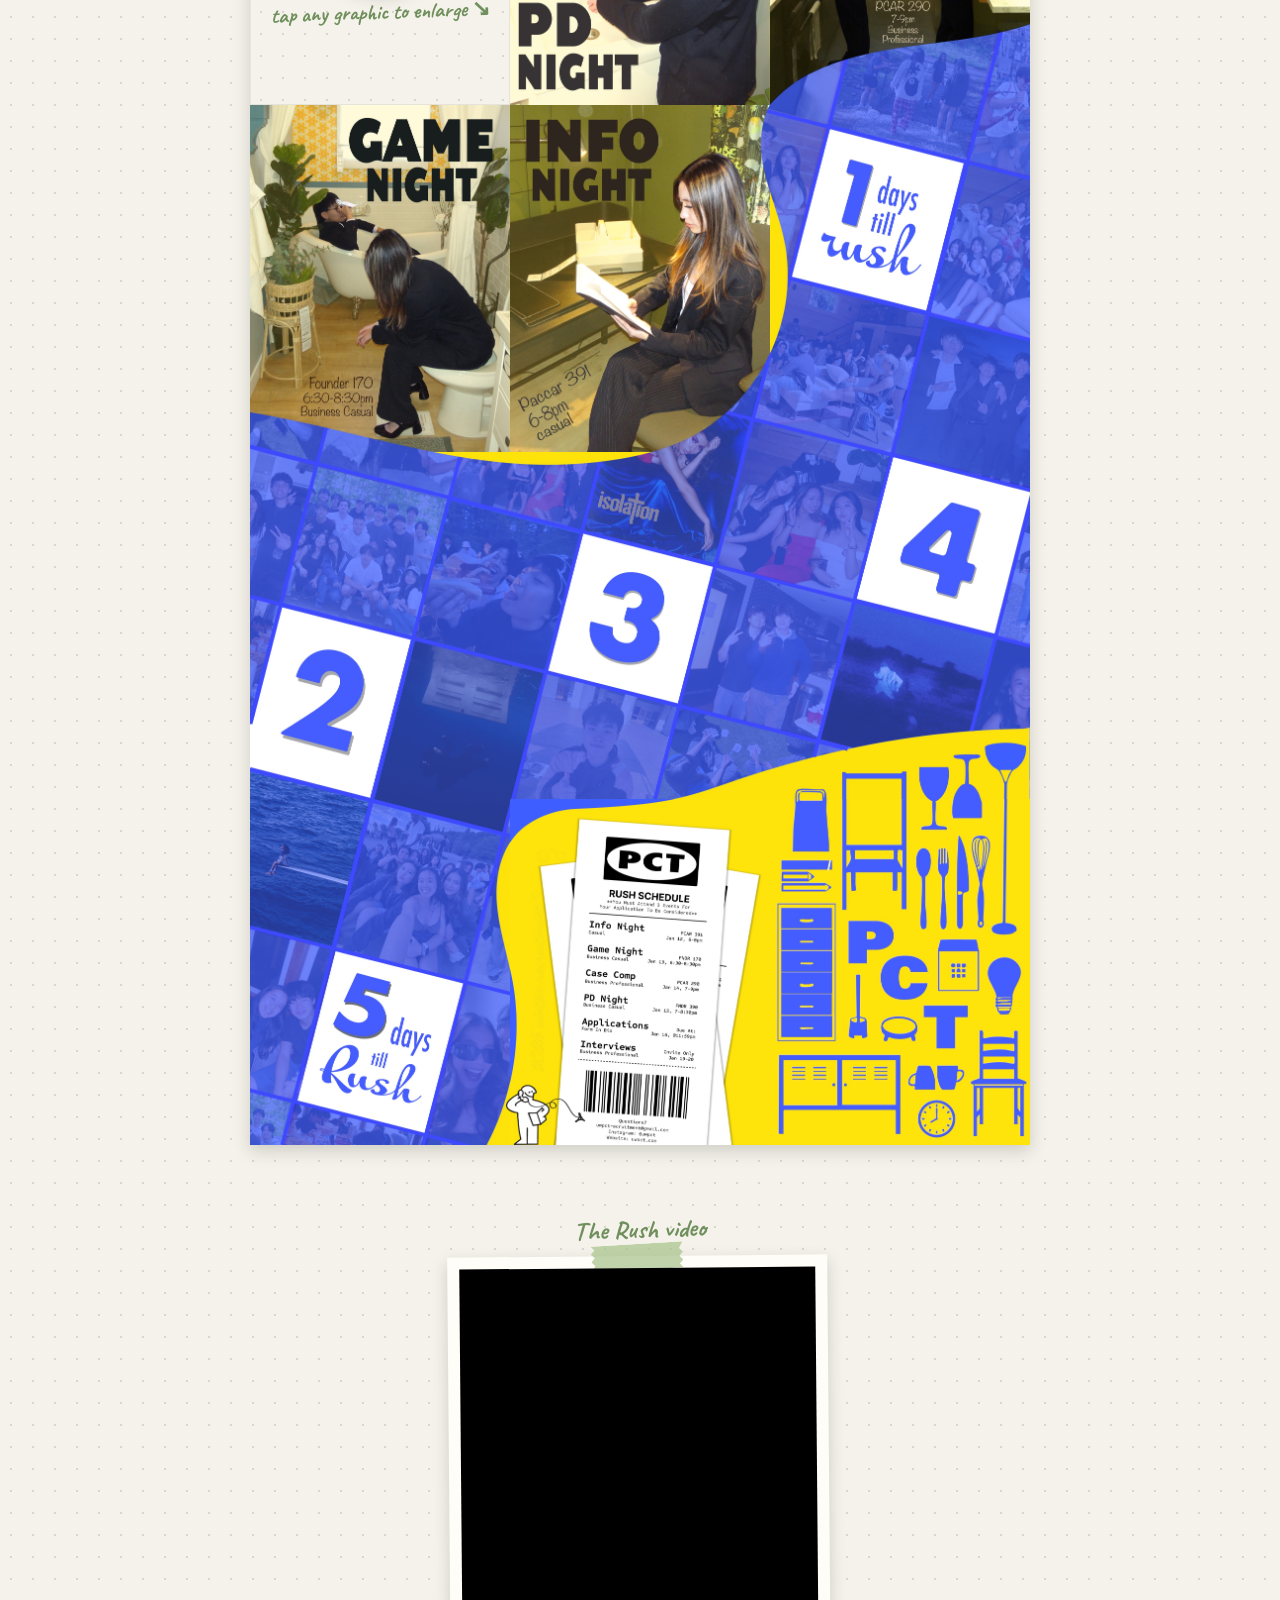
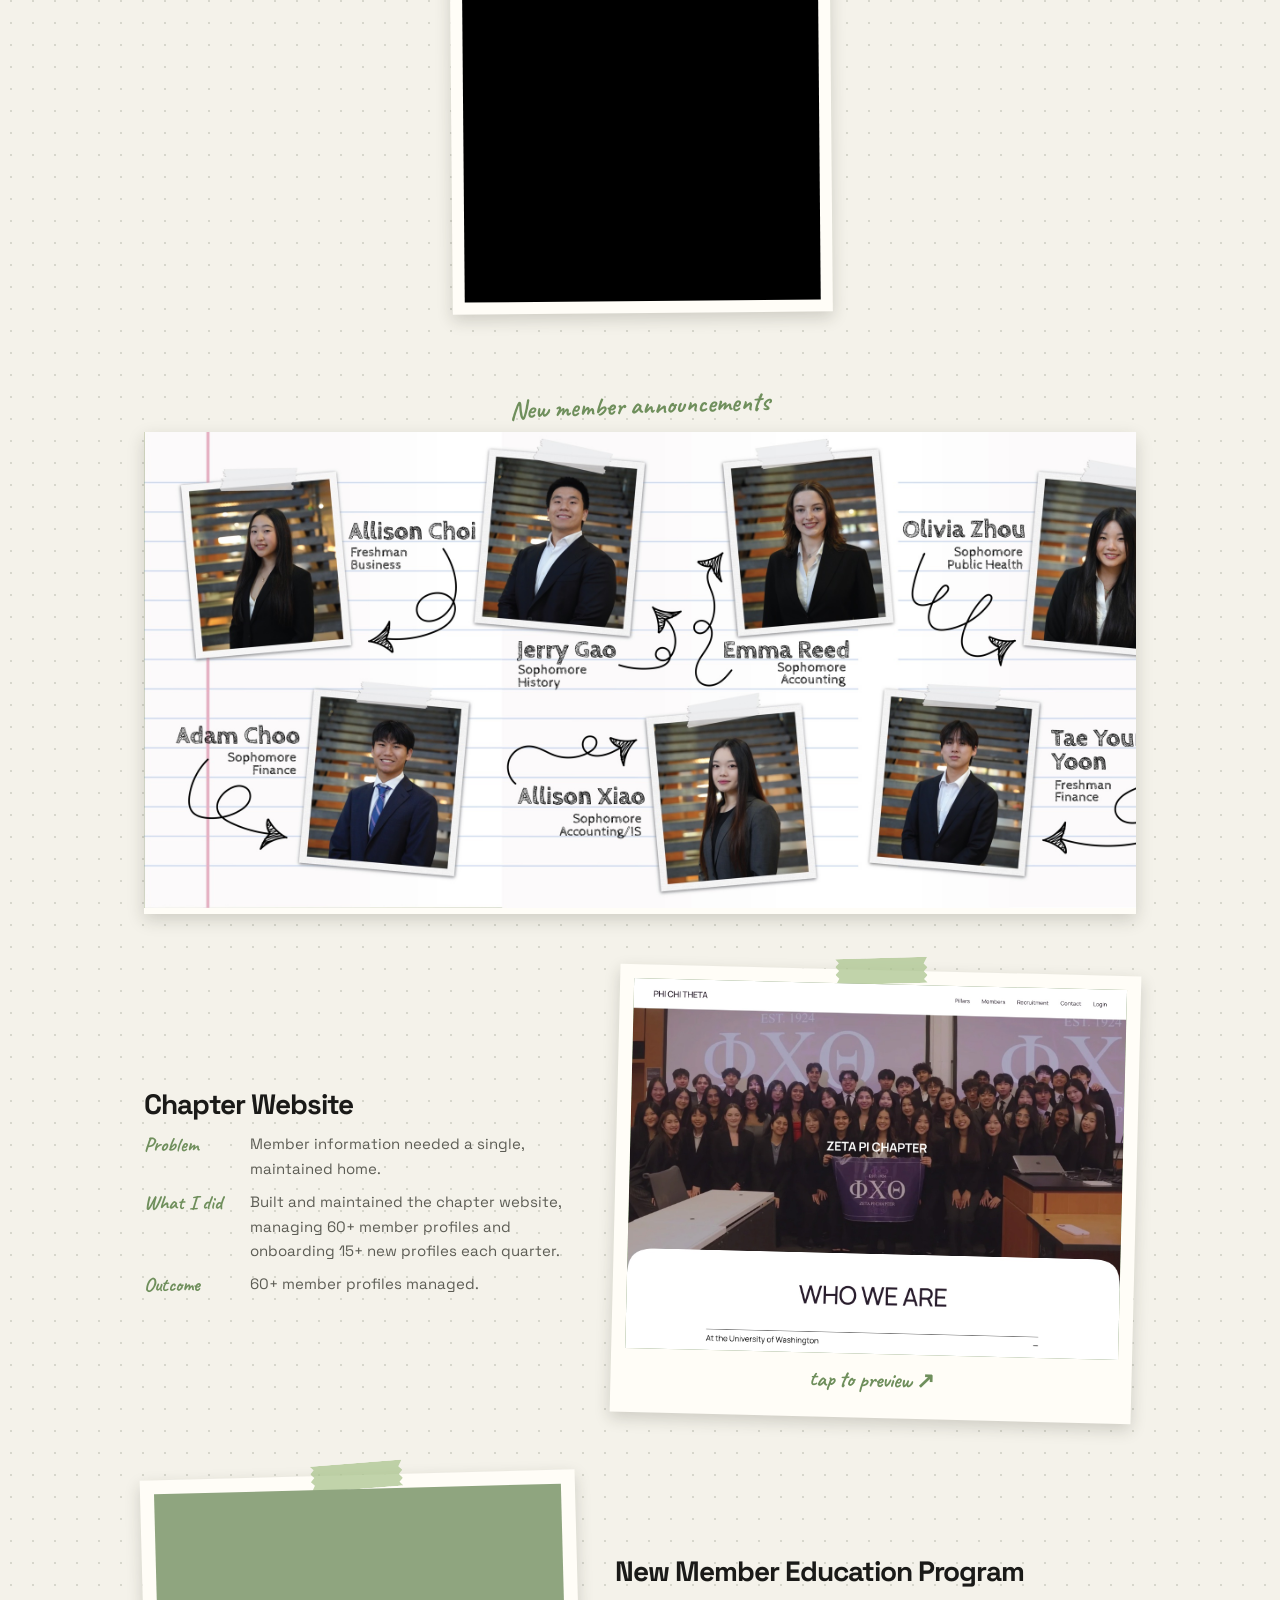
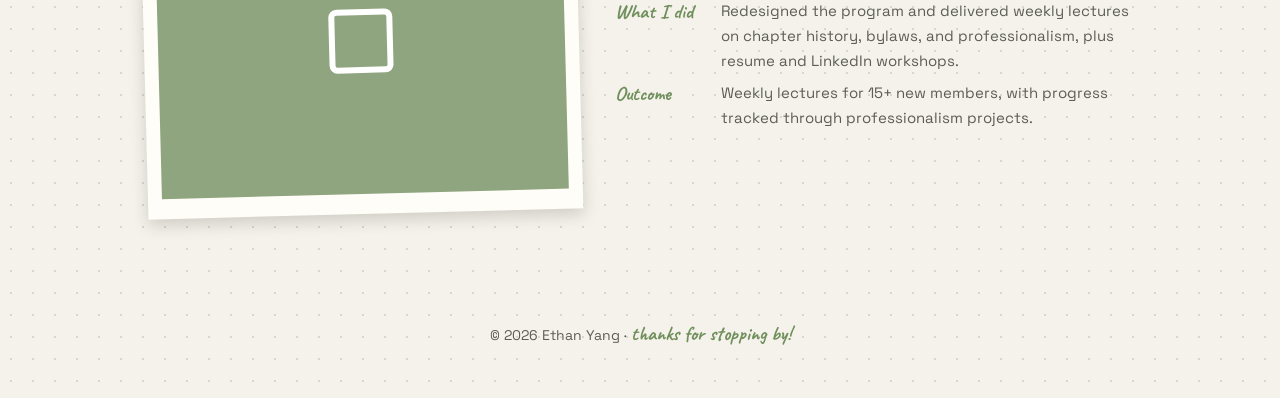
<file: work/pct.html>
<!doctype html>
<html lang="en">
<head>
  <meta charset="utf-8">
  <meta name="viewport" content="width=device-width, initial-scale=1">
  <title>Phi Chi Theta — Ethan Yang</title>
  <link rel="preconnect" href="https://fonts.googleapis.com">
  <link rel="preconnect" href="https://fonts.gstatic.com" crossorigin>
  <link href="https://fonts.googleapis.com/css2?family=Caveat:wght@500;700&family=Space+Grotesk:wght@400;500;700&display=swap" rel="stylesheet">
    <script>try{var p=localStorage.getItem("palette");if(p==="terracotta")document.documentElement.dataset.theme=p}catch(e){}</script>
  <link rel="stylesheet" href="../style.css">
</head>
<body>
  <header class="nav">
    <a class="logo" href="../index.html">Ethan's Portfolio</a>
    <nav>
      <a href="../index.html#about">About me</a>
      <a href="../index.html#work">Work</a>
      <a href="../index.html#contact">Contact</a>
    </nav>
  </header>
  <main>
    <section class="page org-head">
      <a class="back hand" href="../index.html#orgs">← back to all work</a>
      <p class="hand label">VP of Marketing · Sep 2025 – Jan 2026  |  New Member Educator · Jan 2026 – Aug 2026</p>
      <h2>Phi Chi Theta</h2>
      <p class="blurb">UW&#x27;s professional business fraternity. I led marketing for the chapter, then moved to educating new members.</p>
    </section>
    <section class="exec">
      <figure class="poster-frame exec-photo"><span class="tape" aria-hidden="true"></span><img src="../images/pct/exec-web.jpg" alt="The Phi Chi Theta executive board, six members in business attire posing on a staircase" loading="lazy"></figure>
      <div class="exec-text">
        <p class="hand label">The executive board</p>
        <h3>Leading the chapter</h3>
        <p>I served on PCT's executive board, first as VP of Marketing and then as New Member Educator. This is the board I worked alongside.</p>
      </div>
    </section>
    <section class="projects-list">
    <article class="project" id="recruitment-marketing">
      <a class="polaroid solo" href="#rm-gallery" aria-label="See the recruitment graphics"><span class="tape" aria-hidden="true"></span><div class="photo"><img class="cover-logo" src="../images/pct/winter-rush/pct-logo.jpg" alt="PCT logo graphic: blue furniture and household icons arranged around the letters P, C, T on yellow"></div></a>
      <div class="project-text">
        <h3>Recruitment Marketing</h3>
        <dl>
<dt>Problem</dt><dd>A 60-member chapter needed consistent content to recruit across social and web.</dd>
<dt>What I did</dt><dd>Led an 8-person committee producing graphic and video content and owned recruitment marketing.</dd>
<dt>Outcome</dt><dd>Content for a 60-member chapter across social and web.</dd>
        </dl>
      </div>
          <div class="proj-gallery" id="rm-gallery">
        <div class="pt-row">
          <div class="pt-hole">
            <span class="doodle-star" aria-hidden="true">✦</span>
            <span class="hole-sticker"><b class="hand">Rush<br>2026</b></span>
            <p class="hand hole-note">tap any graphic to enlarge ↘</p>
          </div>
          <button class="pt" data-i="0" aria-label="Open: PD Night"><img src="../images/pct/winter-rush/pd-night.jpg" alt="PD Night poster: a person looking at themselves in a bathroom mirror, with event details" loading="lazy"><span class="pt-l hand">PD Night</span></button>
          <button class="pt" data-i="1" aria-label="Open: Case Comp"><img src="../images/pct/winter-rush/case-comp.jpg" alt="Case Comp poster: two people in business attire cooking in a kitchen" loading="lazy"><span class="pt-l hand">Case Comp</span></button>
          <button class="pt" data-i="2" aria-label="Open: Game Night"><img src="../images/pct/winter-rush/game-night.jpg" alt="Game Night poster: two people in business attire staged in a showroom bathroom" loading="lazy"><span class="pt-l hand">Game Night</span></button>
          <button class="pt" data-i="3" aria-label="Open: Info Night"><img src="../images/pct/winter-rush/info-night.jpg" alt="Info Night poster: a person reading a book on an office chair, with event details" loading="lazy"><span class="pt-l hand">Info Night</span></button>
          <button class="pt" data-i="4" aria-label="Open: 1 day till Rush"><img src="../images/pct/winter-rush/rush-1.jpg" alt="Countdown graphic: 1 day till Rush, a photo collage in blue" loading="lazy"><span class="pt-l hand">1 day till Rush</span></button>
          <button class="pt" data-i="5" aria-label="Open: 2 days till Rush"><img src="../images/pct/winter-rush/rush-2.jpg" alt="Countdown graphic: 2, a photo collage in blue" loading="lazy"><span class="pt-l hand">2 days till Rush</span></button>
          <button class="pt" data-i="6" aria-label="Open: 3 days till Rush"><img src="../images/pct/winter-rush/rush-3.jpg" alt="Countdown graphic: 3, a photo collage in blue" loading="lazy"><span class="pt-l hand">3 days till Rush</span></button>
          <button class="pt" data-i="7" aria-label="Open: 4 days till Rush"><img src="../images/pct/winter-rush/rush-4.jpg" alt="Countdown graphic: 4, a photo collage in blue" loading="lazy"><span class="pt-l hand">4 days till Rush</span></button>
          <button class="pt" data-i="8" aria-label="Open: 5 days till Rush"><img src="../images/pct/winter-rush/rush-5.jpg" alt="Countdown graphic: 5 days till Rush, a photo collage in blue with a yellow wave" loading="lazy"><span class="pt-l hand">5 days till Rush</span></button>
          <button class="pt" data-i="9" aria-label="Open: Rush Schedule"><img src="../images/pct/winter-rush/rush-schedule.jpg" alt="Rush schedule graphic styled as a receipt listing Info Night, Game Night, Case Comp, PD Night, applications and interviews" loading="lazy"><span class="pt-l hand">Rush Schedule</span></button>
          <button class="pt" data-i="10" aria-label="Open: PCT"><img src="../images/pct/winter-rush/pct-logo.jpg" alt="PCT logo graphic: blue furniture and household icons arranged around the letters P, C, T on yellow" loading="lazy"><span class="pt-l hand">PCT</span></button>
        </div>
      </div>
      <div class="proj-video" id="rm-video">
        <p class="hand label">The Rush video</p>
        <figure class="vframe">
          <span class="tape" aria-hidden="true"></span>
          <div class="vwrap">
            <iframe src="https://www.youtube-nocookie.com/embed/ptLOofQ0Znk?rel=0" title="IKEA Rush, recruitment video for Phi Chi Theta" loading="lazy"
              allow="accelerometer; clipboard-write; encrypted-media; gyroscope; picture-in-picture; web-share" referrerpolicy="strict-origin-when-cross-origin" allowfullscreen></iframe>
          </div>
        </figure>
      </div>
      <div class="proj-tau" id="rm-tau">
        <p class="hand label">New member announcements</p>
        <div class="tau-row">
          <button class="tau-btn" data-i="0" aria-label="Enlarge slide 1 of 4"><img src="../images/pct/tau-web/1.jpg" alt="New member introductions: Allison Choi, freshman in business, and Adam Choo, sophomore in finance, on notebook paper" loading="lazy"></button>
          <button class="tau-btn" data-i="1" aria-label="Enlarge slide 2 of 4"><img src="../images/pct/tau-web/2.jpg" alt="New member introductions: Jerry Gao, Emma Reed and Allison Xiao, all sophomores, as taped polaroids" loading="lazy"></button>
          <button class="tau-btn" data-i="2" aria-label="Enlarge slide 3 of 4"><img src="../images/pct/tau-web/3.jpg" alt="New member introductions: Olivia Zhou, sophomore in public health, and Tae Young Yoon, freshman in finance" loading="lazy"></button>
          <button class="tau-btn" data-i="3" aria-label="Enlarge slide 4 of 4"><img src="../images/pct/tau-web/4.jpg" alt="Collage of six photos from chapter events, including a case competition and group photos in business attire" loading="lazy"></button>
        </div>
      </div>
    </article>
    <article class="project" id="chapter-website">
      <button class="polaroid solo site-open" id="site-open" aria-label="Open a scrollable preview of the chapter website"><span class="tape" aria-hidden="true"></span><div class="photo"><img class="top" src="../images/pct/website-top.jpg" alt="Home page of the Phi Chi Theta Zeta Pi chapter website with a group photo and the title Zeta Pi Chapter"></div><span class="site-hint hand">tap to preview ↗</span></button>
      <div class="project-text">
        <h3>Chapter Website</h3>
        <dl>
<dt>Problem</dt><dd>Member information needed a single, maintained home.</dd>
<dt>What I did</dt><dd>Built and maintained the chapter website, managing 60+ member profiles and onboarding 15+ new profiles each quarter.</dd>
<dt>Outcome</dt><dd>60+ member profiles managed.</dd>
        </dl>
      </div>
    </article>
    <article class="project" id="new-member-education">
      <div class="polaroid solo"><span class="tape" aria-hidden="true"></span><div class="photo"><span class="frame"></span></div></div>
      <div class="project-text">
        <h3>New Member Education Program</h3>
        <dl>
<dt>What I did</dt><dd>Redesigned the program and delivered weekly lectures on chapter history, bylaws, and professionalism, plus resume and LinkedIn workshops.</dd>
<dt>Outcome</dt><dd>Weekly lectures for 15+ new members, with progress tracked through professionalism projects.</dd>
        </dl>
      </div>
    </article>
    </section>
  </main>
  <footer>© <span id="year"></span> Ethan Yang · <span class="hand">thanks for stopping by!</span></footer>
  <script>document.getElementById("year").textContent = new Date().getFullYear();</script>
  <dialog id="lb" aria-label="Recruitment graphic viewer">
    <button class="lb-x" id="lb-x" aria-label="Close">✕</button>
    <button class="lb-a lb-prev" id="lb-prev" aria-label="Previous">←</button>
    <figure><img id="lb-img" alt=""><figcaption class="hand" id="lb-cap"></figcaption></figure>
    <button class="lb-a lb-next" id="lb-next" aria-label="Next">→</button>
  </dialog>
  <script>
    const lb = document.getElementById("lb"), lbi = document.getElementById("lb-img"), cap = document.getElementById("lb-cap");
    // two sets of enlargeable images: the graphics grid and the Tau post slides
    const sets = {
      grid: { els: [...document.querySelectorAll(".pt")], title: el => el.querySelector(".pt-l").textContent },
      tau:  { els: [...document.querySelectorAll(".tau-btn")], title: () => "New member announcements" }
    };
    let set = sets.grid, cur = 0;
    const show = n => {
      cur = (n + set.els.length) % set.els.length;
      const im = set.els[cur].querySelector("img");
      lbi.src = im.src; lbi.alt = im.alt;
      cap.textContent = set.title(set.els[cur]) + "  \u00b7  " + (cur + 1) + " of " + set.els.length;
    };
    Object.values(sets).forEach(st => st.els.forEach((el, i) => el.addEventListener("click", () => { set = st; show(i); lb.showModal(); })));
    document.getElementById("lb-x").onclick = () => lb.close();
    document.getElementById("lb-prev").onclick = () => show(cur - 1);
    document.getElementById("lb-next").onclick = () => show(cur + 1);
    lb.addEventListener("click", e => { if (e.target === lb) lb.close(); });
    lb.addEventListener("keydown", e => { if (e.key === "ArrowRight") show(cur + 1); if (e.key === "ArrowLeft") show(cur - 1); });
  </script>
  <dialog id="siteLb" aria-label="Chapter website preview">
    <div class="browser">
      <div class="browser-bar">
        <span class="b-dots" aria-hidden="true"><i></i><i></i><i></i></span>
        <span class="b-url">uwpct.com</span>
        <a class="b-visit" href="https://www.uwpct.com/" target="_blank" rel="noopener noreferrer">Visit live site ↗</a>
        <button class="b-x" id="site-x" aria-label="Close preview">✕</button>
      </div>
      <div class="browser-body" tabindex="0" aria-label="Scrollable preview of the chapter website">
        <img src="../images/pct/website-1.jpg" alt="Chapter website home page: the Zeta Pi Chapter hero photo and the Who We Are section with expandable history and mission items">
        <img src="../images/pct/website-2.jpg" alt="Chapter website Our Pillars section listing Professionalism, Brotherhood and Philanthropy">
      </div>
      <p class="browser-note hand">A screenshot of the live site. Tap "Visit live site" to see it all.</p>
    </div>
  </dialog>
  <script>
    (() => {
      const dlg = document.getElementById("siteLb");
      document.getElementById("site-open").addEventListener("click", () => dlg.showModal());
      document.getElementById("site-x").onclick = () => dlg.close();
      dlg.addEventListener("click", e => { if (e.target === dlg) dlg.close(); });
    })();
  </script>
</body>
</html>
</file>
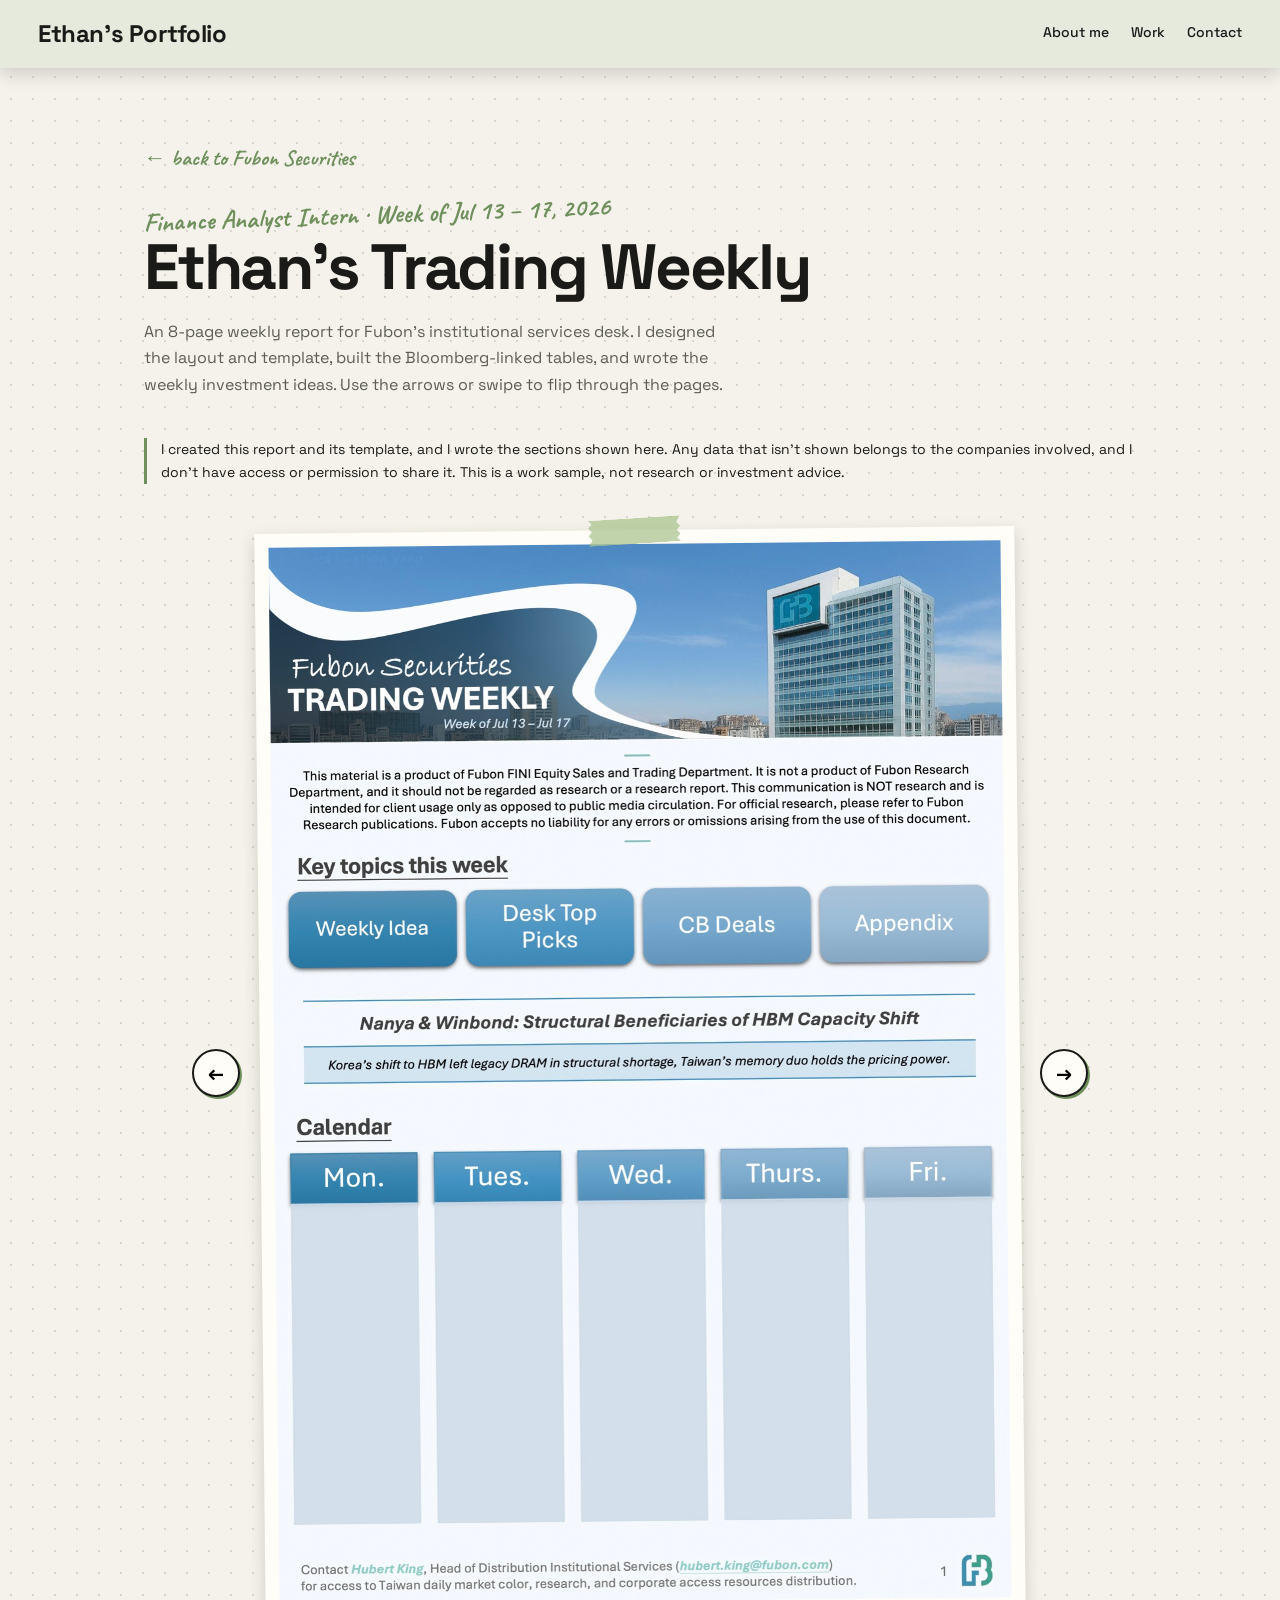
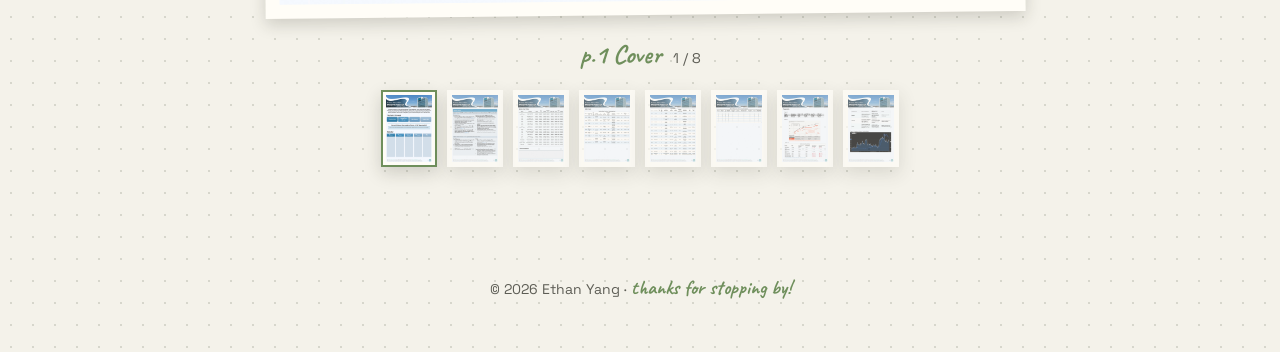
<file: work/trading-weekly.html>
<!doctype html>
<html lang="en">
<head>
  <meta charset="utf-8">
  <meta name="viewport" content="width=device-width, initial-scale=1">
  <title>Ethan's Trading Weekly — Ethan Yang</title>
  <link rel="preconnect" href="https://fonts.googleapis.com">
  <link rel="preconnect" href="https://fonts.gstatic.com" crossorigin>
  <link href="https://fonts.googleapis.com/css2?family=Caveat:wght@500;700&family=Space+Grotesk:wght@400;500;700&display=swap" rel="stylesheet">
    <script>try{var p=localStorage.getItem("palette");if(p==="terracotta")document.documentElement.dataset.theme=p}catch(e){}</script>
  <link rel="stylesheet" href="../style.css">
</head>
<body>
  <header class="nav">
    <a class="logo" href="../index.html">Ethan's Portfolio</a>
    <nav>
      <a href="../index.html#about">About me</a>
      <a href="../index.html#work">Work</a>
      <a href="../index.html#contact">Contact</a>
    </nav>
  </header>
  <main>
    <section class="page org-head">
      <a class="back hand" href="fubon.html">← back to Fubon Securities</a>
      <p class="hand label">Finance Analyst Intern · Week of Jul 13 – 17, 2026</p>
      <h2>Ethan's Trading Weekly</h2>
      <p class="blurb">An 8-page weekly report for Fubon's institutional services desk. I designed the layout and template, built the Bloomberg-linked tables, and wrote the weekly investment ideas. Use the arrows or swipe to flip through the pages.</p>
      <p class="note-small">I created this report and its template, and I wrote the sections shown here. Any data that isn't shown belongs to the companies involved, and I don't have access or permission to share it. This is a work sample, not research or investment advice.</p>
    </section>

    <section class="viewer" aria-roledescription="carousel" aria-label="Trading Weekly pages">
      <div class="stage">
        <button class="v-arrow" id="v-prev" aria-label="Previous page">←</button>
        <figure class="sheet" id="sheet">
          <span class="tape" aria-hidden="true"></span>
          <img id="v-img" src="../images/Fubon%20Project/tw-page-1.jpg" alt="Cover page with key topics and a weekly calendar">
        </figure>
        <button class="v-arrow" id="v-next" aria-label="Next page">→</button>
      </div>
      <p class="v-count"><span class="hand" id="v-label">p.1 Cover</span> <small id="v-num">1 / 8</small></p>
      <div class="thumbs" role="tablist" aria-label="Jump to a page">
          <button class="thumb" data-i="0" aria-label="Go to page 1: Cover"><img src="../images/Fubon%20Project/tw-page-1.jpg" alt="" loading="lazy"></button>
          <button class="thumb" data-i="1" aria-label="Go to page 2: Weekly Ideas"><img src="../images/Fubon%20Project/tw-page-2.jpg" alt="" loading="lazy"></button>
          <button class="thumb" data-i="2" aria-label="Go to page 3: Desk Top Picks"><img src="../images/Fubon%20Project/tw-page-3.jpg" alt="" loading="lazy"></button>
          <button class="thumb" data-i="3" aria-label="Go to page 4: CB Deals"><img src="../images/Fubon%20Project/tw-page-4.jpg" alt="" loading="lazy"></button>
          <button class="thumb" data-i="4" aria-label="Go to page 5: CB Filings"><img src="../images/Fubon%20Project/tw-page-5.jpg" alt="" loading="lazy"></button>
          <button class="thumb" data-i="5" aria-label="Go to page 6: CB Candidates"><img src="../images/Fubon%20Project/tw-page-6.jpg" alt="" loading="lazy"></button>
          <button class="thumb" data-i="6" aria-label="Go to page 7: Appendix: Figures 1.1 – 1.3"><img src="../images/Fubon%20Project/tw-page-7.jpg" alt="" loading="lazy"></button>
          <button class="thumb" data-i="7" aria-label="Go to page 8: Appendix: Figures 1.4 & 2.1"><img src="../images/Fubon%20Project/tw-page-8.jpg" alt="" loading="lazy"></button>
      </div>
    </section>
  </main>

  <footer>© <span id="year"></span> Ethan Yang · <span class="hand">thanks for stopping by!</span></footer>
  <script>
    document.getElementById("year").textContent = new Date().getFullYear();
    const pages = [
      { src: "../images/Fubon%20Project/tw-page-1.jpg", label: "Cover", alt: "Cover page with key topics and a weekly calendar" },
      { src: "../images/Fubon%20Project/tw-page-2.jpg", label: "Weekly Ideas", alt: "Weekly Ideas: two investment ideas with key takeaways and risks" },
      { src: "../images/Fubon%20Project/tw-page-3.jpg", label: "Desk Top Picks", alt: "Desk Top Picks table by sector" },
      { src: "../images/Fubon%20Project/tw-page-4.jpg", label: "CB Deals", alt: "CB Deals: convertible bonds in bookbuilding and auction" },
      { src: "../images/Fubon%20Project/tw-page-5.jpg", label: "CB Filings", alt: "CB Deals: filing subjects" },
      { src: "../images/Fubon%20Project/tw-page-6.jpg", label: "CB Candidates", alt: "Board-approved CB issuance candidates" },
      { src: "../images/Fubon%20Project/tw-page-7.jpg", label: "Appendix: Figures 1.1 – 1.3", alt: "Appendix with a share table, an HBM capacity chart and a DRAM price table" },
      { src: "../images/Fubon%20Project/tw-page-8.jpg", label: "Appendix: Figures 1.4 & 2.1", alt: "Appendix with a capex comparison table and a Broadcom vs MediaTek chart" }
    ];
    const img = document.getElementById("v-img"), sheet = document.getElementById("sheet");
    const label = document.getElementById("v-label"), num = document.getElementById("v-num");
    const thumbs = [...document.querySelectorAll(".thumb")];
    let cur = 0;
    function show(n) {
      cur = (n + pages.length) % pages.length;
      const p = pages[cur];
      sheet.classList.add("flip");
      setTimeout(() => {
        img.src = p.src; img.alt = p.alt;
        sheet.classList.remove("flip");
      }, 150);
      label.textContent = "p." + (cur + 1) + " " + p.label;
      num.textContent = (cur + 1) + " / " + pages.length;
      thumbs.forEach((t, k) => t.classList.toggle("on", k === cur));
      new Image().src = pages[(cur + 1) % pages.length].src; // preload the next page
    }
    document.getElementById("v-prev").onclick = () => show(cur - 1);
    document.getElementById("v-next").onclick = () => show(cur + 1);
    thumbs.forEach((t, k) => t.onclick = () => show(k));
    addEventListener("keydown", e => {
      if (e.key === "ArrowRight") show(cur + 1);
      if (e.key === "ArrowLeft") show(cur - 1);
    });
    let x0 = null;
    sheet.addEventListener("touchstart", e => { x0 = e.touches[0].clientX; }, { passive: true });
    sheet.addEventListener("touchend", e => {
      if (x0 === null) return;
      const dx = e.changedTouches[0].clientX - x0;
      if (Math.abs(dx) > 40) show(cur + (dx < 0 ? 1 : -1));
      x0 = null;
    });
    show(0);
  </script>
</body>
</html>
</file>
<file: style.css>
:root {
  /* default palette: Sage. Other palettes override these in the html[data-theme="..."] blocks below */
  --bg: #f4f2ea;          /* paper */
  --paper: #fffdf7;
  --fg: #1a1a18;
  --muted: #5d5d55;
  --sage: #6f8f5c;        /* main accent */
  --sage-soft: #8fa57f;
  --tape: rgba(170, 196, 140, .72);
  --shadow: 0 6px 16px rgba(40, 40, 30, .18);
  --accent-rgb: 111, 143, 92;
  --dot-rgb: 60, 70, 50;
  --on-accent: #fff;
  --hero-light: #dcefc4;
  --n1: #f4f7e2; --n2: #e9f1e2; --n3: #e4efe6; --n4: #eef3dc;   /* sticky-note papers: all in the green family */
  --pin: #4f6e3f;
  --ov: 20, 30, 20;
  --hero-grad: linear-gradient(180deg, rgba(20, 30, 20, .5) 0%, rgba(20, 30, 20, .3) 30%, rgba(20, 30, 20, 0) 65%);
  --hero-img: url("images/hikers.jpg");
  --hero-y: 90%;
  --hero-pos: 50% var(--hero-y);
}
* { box-sizing: border-box; }
html { scroll-behavior: smooth; }
body {
  margin: 0;
  overflow-x: clip;
  color: var(--fg);
  font: 16px/1.65 "Space Grotesk", system-ui, sans-serif;
  background-color: var(--bg);
  /* faint dot-grid, like a bullet journal */
  background-image: radial-gradient(rgba(var(--dot-rgb), .16) 1px, transparent 1.2px);
  background-size: 22px 22px;
}
a { color: inherit; text-decoration: none; }
.hand { font-family: "Caveat", cursive; font-weight: 700; color: var(--sage); }

/* ---------- nav ---------- */
.nav {
  max-width: 1040px; margin: 14px auto 0; padding: 12px 24px;
  display: flex; justify-content: space-between; align-items: center;
  background: var(--sage-soft); background: color-mix(in srgb, var(--sage-soft) 22%, var(--paper));
  border-radius: 6px; box-shadow: var(--shadow);
  position: sticky; top: 10px; z-index: 10;
}
.logo { font-weight: 700; font-size: 24px; letter-spacing: -.02em; }
.nav nav { display: flex; gap: 22px; font-size: 14px; font-weight: 500; }
.nav nav a { padding-bottom: 2px; background: linear-gradient(var(--sage), var(--sage)) 0 100%/0 2px no-repeat; transition: background-size .25s; }
.nav nav a:hover { background-size: 100% 2px; }

/* ---------- layout ---------- */
main { max-width: 1040px; margin: 0 auto; padding: 0 24px; }
.page { padding-block: 72px 24px; position: relative; }
h1, h2, h3 { font-weight: 700; letter-spacing: -.035em; margin: 0; line-height: 1; }
h2 { font-size: clamp(40px, 7vw, 64px); margin-bottom: 20px; }
.label { font-size: 26px; margin: 0 0 -2px; transform: rotate(-2deg); display: inline-block; }

/* ---------- hero ---------- */
.hero {
  /* full-bleed photo banner with a wavy paper bottom edge */
  position: relative; display: flex; align-items: flex-start; justify-content: center; text-align: center;
  width: 100vw; margin-left: calc(50% - 50vw); min-height: max(560px, calc(100svh - 56px)); padding: 80px 24px 150px;
  background: var(--hero-grad), var(--hero-img) var(--hero-pos) / cover no-repeat;
  --wave: url("data:image/svg+xml,%3Csvg%20xmlns='http://www.w3.org/2000/svg'%20width='1200'%20height='60'%20viewBox='0%200%201200%2060'%3E%3Cpath%20d='M0%200H1200V30C1170%2046%201140%2052%201105%2042C1075%2033%201060%2014%201020%2012C985%2010%20965%2030%20930%2038C890%2047%20865%2056%20820%2050C780%2045%20770%2022%20730%2018C695%2014%20680%2026%20655%2034C620%2043%20590%2040%20560%2030C525%2019%20500%208%20462%2012C425%2016%20410%2036%20372%2044C335%2052%20300%2050%20270%2038C240%2026%20225%2010%20190%2010C150%2010%20135%2034%20100%2042C65%2050%2030%2044%200%2030Z'/%3E%3C/svg%3E"); --ww: 1200px; --wh: 60px;
  -webkit-mask: linear-gradient(#000 0 0) 0 0 / 100% calc(100% - var(--wh) + 1px) no-repeat, var(--wave) 0 100% / var(--ww) var(--wh) repeat-x;
          mask: linear-gradient(#000 0 0) 0 0 / 100% calc(100% - var(--wh) + 1px) no-repeat, var(--wave) 0 100% / var(--ww) var(--wh) repeat-x;
}
.hero-text { position: relative; }
.hero h1, .hero .green { color: #fff; text-shadow: 0 2px 18px rgba(0, 0, 0, .35); }
.hero .green { color: var(--hero-light); }
.hero .note { color: #f3f1e6; }
.hero .doodle { color: var(--hero-light); }
.hero .sticker { right: 6%; bottom: 20%; }
h1 { font-size: clamp(42px, 8vw, 84px); line-height: 1.05; }
.green { color: var(--sage); }
.note { font-size: 26px; margin: 0 0 14px; transform: rotate(-2deg); }
.doodle { position: absolute; top: -34px; left: 0; font-size: 40px; color: var(--sage); transform: rotate(-12deg); }
.sticker {
  position: absolute; right: 6%; bottom: 10px; width: 96px; height: 96px;
  display: grid; place-items: center; text-align: center;
  background: var(--sage); color: var(--on-accent); border-radius: 50%;
  font: 700 17px/1.1 "Caveat", cursive; transform: rotate(12deg);
  box-shadow: var(--shadow); border: 3px dashed rgba(255,255,255,.7); outline: 3px solid var(--sage);
}

/* ---------- paper sheet (mission) ---------- */
.paper {
  background: var(--paper); padding: 40px 36px 36px; position: relative;
  box-shadow: var(--shadow); transform: rotate(-.6deg);
  /* ruled lines */
  background-image: repeating-linear-gradient(transparent 0 31px, rgba(var(--accent-rgb), .18) 31px 32px);
  background-position: 0 70px;
}
.paper p:not(.label) { color: var(--muted); max-width: 70ch; margin: 0; }

/* ---------- washi tape ---------- */
.tape {
  position: absolute; top: -12px; left: 50%; width: 92px; height: 26px;
  background: var(--tape); transform: translateX(-50%) rotate(-3deg);
  box-shadow: 0 1px 3px rgba(0,0,0,.15);
  clip-path: polygon(0 0, 4% 15%, 0 30%, 4% 45%, 0 60%, 4% 75%, 0 100%, 100% 100%, 96% 85%, 100% 70%, 96% 55%, 100% 40%, 96% 25%, 100% 0);
}
.t-left { left: 12%; background: color-mix(in srgb, var(--sage-soft) 70%, transparent); transform: rotate(-6deg); }

/* ---------- sticky-note cards ---------- */
.notes { display: grid; grid-template-columns: repeat(auto-fit, minmax(210px, 1fr)); gap: 24px; margin-top: 28px; }
.note-card {
  position: relative; padding: 28px 22px 22px; background: var(--paper);
  box-shadow: var(--shadow); border-radius: 2px; transition: transform .25s;
}
.note-card:hover { transform: rotate(0deg) translateY(-4px); }
.c1 { transform: rotate(-1.5deg); background: var(--n1); }
.c2 { transform: rotate(1deg);   background: var(--n2); }
.c3 { transform: rotate(-.8deg); background: var(--n3); }
.c4 { transform: rotate(1.4deg); background: var(--n4); }
.pin { position: absolute; top: -8px; left: 50%; width: 16px; height: 16px; border-radius: 50%; background: var(--pin); box-shadow: inset -2px -2px 3px rgba(0,0,0,.3), 0 2px 3px rgba(0,0,0,.3); }
.icon { font-size: 22px; display: block; margin-bottom: 8px; }
.note-card h3 { font-size: 18px; letter-spacing: -.02em; margin-bottom: 8px; }
.note-card p { margin: 0; color: var(--muted); font-size: 14px; }

/* ---------- horizontal timeline ---------- */
.tl-controls { display: flex; gap: 10px; justify-content: flex-end; margin: -52px 0 8px; position: relative; z-index: 2; }
.tl-controls button {
  width: 40px; height: 40px; border-radius: 50%; border: 2px solid var(--fg); background: var(--paper);
  font: 700 18px "Space Grotesk", sans-serif; cursor: pointer; box-shadow: 2px 2px 0 var(--sage);
  transition: transform .15s;
}
.tl-controls button:hover { transform: translate(-1px, -1px); }
.tl-scroll {
  overflow-x: auto; cursor: grab; padding: 8px 0 24px;
  scrollbar-color: var(--sage) transparent; outline-offset: 4px;
}
.tl-scroll.dragging { cursor: grabbing; scroll-snap-type: none; user-select: none; }
.tl-track {
  list-style: none; margin: 0; padding: 0 40px; display: flex; gap: 0; position: relative;
  width: max-content; height: 520px;
}
/* dashed "stitched" string running through the middle */
.tl-track::before {
  content: ""; position: absolute; left: 0; right: 0; top: 50%; border-top: 3px dashed var(--sage);
}
.stop { position: relative; width: 270px; margin-right: 24px; flex: none; }
.stop time {
  position: absolute; left: 50%; top: 50%; transform: translate(-50%, -50%) rotate(-2deg);
  background: var(--sage); color: var(--on-accent); font: 700 20px "Caveat", cursive; padding: 2px 14px;
  border-radius: 999px; z-index: 1; white-space: nowrap; box-shadow: var(--shadow);
}
.stop-card {
  position: absolute; left: 0; right: 0; background: var(--paper); padding: 22px 18px 18px;
  box-shadow: var(--shadow); transition: transform .25s;
}
.stop.up .stop-card   { bottom: calc(50% + 30px); }
.stop.down .stop-card { top: calc(50% + 30px); }
/* little string from card to the line */
.stop-card::after { content: ""; position: absolute; left: 50%; width: 0; height: 30px; border-left: 2px solid var(--sage); }
.stop.up .stop-card::after   { top: 100%; }
.stop.down .stop-card::after { bottom: 100%; }
.stop-card:hover { transform: rotate(0) translateY(-3px); }
.k1 { transform: rotate(-1.5deg); background: var(--n1); }
.k2 { transform: rotate(1.2deg);  background: var(--n2); }
.k3 { transform: rotate(-.8deg);  background: var(--n3); }
.k4 { transform: rotate(1.6deg);  background: var(--n4); }
.stop-card h3 { font-size: 18px; letter-spacing: -.02em; margin-bottom: 2px; }
.stop-card .org { font-size: 12px; font-weight: 500; color: var(--sage); margin: 0 0 8px; line-height: 1.35; }
.stop-card p:last-of-type { margin: 0; font-size: 13.5px; color: var(--muted); line-height: 1.5; }
.badge {
  position: absolute; top: -10px; right: -8px; background: var(--pin); color: #fff; font: 700 17px "Caveat", cursive;
  padding: 0 12px; border-radius: 4px; transform: rotate(5deg); box-shadow: var(--shadow);
}
.stop.end { margin-right: 0; }

/* ---------- polaroid projects ---------- */
.polaroids { display: grid; grid-template-columns: repeat(auto-fit, minmax(min(100%, 300px), 1fr)); gap: 36px 28px; margin-top: 32px; }
.polaroid {
  position: relative; display: block; background: var(--paper);
  padding: 14px 14px 20px; box-shadow: var(--shadow); transition: transform .25s;
}
.polaroid:hover { transform: rotate(0) scale(1.02); z-index: 2; }
.p1 { transform: rotate(-1.8deg); }
.p2 { transform: rotate(1.4deg); }
.p3 { transform: rotate(1deg); }
.p4 { transform: rotate(-1.2deg); }
.photo { aspect-ratio: 4/3; background: var(--sage-soft); display: grid; place-items: center; margin-bottom: 14px; overflow: hidden; }
.photo img { width: 100%; height: 100%; object-fit: cover; }
.frame { width: 64px; height: 64px; border: 6px solid #fff; border-radius: 8px; }
.polaroid h3 { font-size: 17px; letter-spacing: -.02em; margin-bottom: 4px; }
.polaroid p { margin: 0; font-size: 13px; color: var(--muted); }

/* ---------- contact ---------- */
.contact { text-align: center; padding-bottom: 72px; }
.btn {
  display: inline-block; margin-top: 12px; padding: 12px 24px; background: var(--fg); color: var(--paper);
  font-weight: 500; border-radius: 4px; box-shadow: 4px 4px 0 var(--sage); transition: transform .15s, box-shadow .15s;
}
.btn:hover { transform: translate(-2px, -2px); box-shadow: 6px 6px 0 var(--sage); }

footer { text-align: center; padding: 32px 24px 48px; color: var(--muted); font-size: 14px; }
footer .hand { font-size: 20px; }

@media (max-width: 720px) {
  .hero { padding: 60px 20px 130px; }
}
@media (max-width: 640px) {
  .hero { --ww: 700px; --wh: 35px; }
  .doodle { display: none; }
  .hero .sticker { width: 76px; height: 76px; right: 5%; bottom: 20%; }
  .nav nav { gap: 14px; }
  .paper { padding: 32px 22px; }
}
@media (prefers-reduced-motion: reduce) { * { transition: none !important; scroll-behavior: auto; } }

/* project tag line */
.tag { display: block; font: 700 18px/1 "Caveat", cursive; color: var(--sage); margin-bottom: 4px; }

/* ---------- organization cards + org pages ---------- */
.org-card { display: block; }
.org-card .count { display: block; margin-top: 12px; font-size: 22px; }
.org-head { padding-bottom: 8px; }
.back { font-size: 22px; display: block; margin-bottom: 18px; }
.blurb { color: var(--muted); max-width: 60ch; margin: 0; }
.projects-list { display: grid; gap: 56px; padding: 40px 0 72px; }
.project { display: grid; grid-template-columns: minmax(0, 5fr) minmax(0, 6fr); gap: 36px; align-items: center; scroll-margin-top: 90px; }
.project:nth-child(even) .polaroid { order: 2; }
.polaroid.solo { transform: rotate(-1.5deg); }
.project:nth-child(even) .polaroid.solo { transform: rotate(1.4deg); }
.polaroid.solo .photo { margin-bottom: 0; }
.project-text h3 { font-size: 28px; margin-bottom: 14px; }
.project-text dl { margin: 0; display: grid; grid-template-columns: 90px 1fr; gap: 8px 16px; font-size: 15px; }
.project-text dt { font: 700 20px/1.3 "Caveat", cursive; color: var(--sage); }
.project-text dd { margin: 0; color: var(--muted); }
@media (max-width: 720px) {
  .project { grid-template-columns: 1fr; }
  .project:nth-child(even) .polaroid { order: 0; }
}

/* ---------- case study page (trading weekly) ---------- */
.cs { padding: 32px 0 72px; }
.cs-grid { display: grid; grid-template-columns: minmax(0, 6fr) minmax(0, 5fr); gap: 48px; align-items: start; }
.cs h3 { font-size: 24px; margin: 28px 0 8px; letter-spacing: -.02em; }
.cs h3:first-child { margin-top: 0; }
.cs p, .cs li { color: var(--muted); }
.cs ul { padding-left: 20px; margin: 0; }
.cs li { margin-bottom: 8px; }
.note-small { margin-top: 40px; font-size: 14px; border-left: 3px solid var(--sage); padding-left: 14px; }
.sketch { margin: 0; background: var(--paper); padding: 16px; box-shadow: var(--shadow); transform: rotate(1.5deg); position: relative; }
.sketch::before { content: ""; position: absolute; top: -12px; left: 38%; width: 92px; height: 26px; background: var(--tape); transform: rotate(-3deg); }
.sk-head { background: linear-gradient(135deg, #5b8fb9, #2c4a66); color: #fff; padding: 22px 16px; border-radius: 3px; display: flex; flex-direction: column; }
.sk-head .hand { color: #fff; font-size: 30px; line-height: 1; }
.sk-head small { opacity: .8; }
.sk-pills { display: grid; grid-template-columns: repeat(4, 1fr); gap: 6px; margin: 14px 0; }
.sk-pills span { background: #5b8fb9; color: #fff; font-size: 11px; text-align: center; padding: 8px 2px; border-radius: 6px; line-height: 1.2; }
.sk-bar { height: 22px; background: #dbe6ef; border-top: 2px solid #5b8fb9; border-bottom: 2px solid #5b8fb9; margin-bottom: 14px; }
.sk-days { display: grid; grid-template-columns: repeat(5, 1fr); gap: 5px; }
.sk-days span { background: #5b8fb9; color: #fff; font-size: 11px; text-align: center; padding: 4px 0; }
.sk-cols { display: grid; grid-template-columns: repeat(5, 1fr); gap: 5px; margin-top: 4px; }
.sk-cols i { height: 120px; background: #dbe6ef; }
.sketch figcaption { font-size: 20px; text-align: center; margin-top: 12px; }
@media (max-width: 720px) { .cs-grid { grid-template-columns: 1fr; } }
.more { color: var(--sage); font-size: 20px; text-decoration: underline; }

/* ---------- full report (trading weekly) ---------- */
.tabs { display: flex; flex-wrap: wrap; gap: 10px; margin-top: 22px; }
.tabs a { background: var(--sage); color: var(--on-accent); padding: 8px 18px; border-radius: 999px; font-size: 14px; font-weight: 500; box-shadow: 2px 2px 0 var(--fg); transition: transform .15s; }
.tabs a:hover { transform: translate(-1px, -1px); }
.report { padding: 24px 0 72px; }
.report .rh { font-size: clamp(30px, 5vw, 44px); margin: 64px 0 20px; scroll-margin-top: 90px; }
.report h4 { font-size: 18px; letter-spacing: -.01em; line-height: 1.35; margin: 36px 0 14px; scroll-margin-top: 90px; }
.report h5 { font-size: 16px; margin: 0 0 8px; line-height: 1.35; }
.report p, .report li { color: var(--muted); }
.report a { color: var(--sage); text-decoration: underline; }
.idea { background: var(--paper); box-shadow: var(--shadow); padding: 24px 26px; margin-bottom: 28px; position: relative; }
.idea:nth-of-type(odd) { transform: rotate(-.3deg); }
.idea:nth-of-type(even) { transform: rotate(.3deg); }
.idea h4 { margin-top: 0; font-size: 19px; }
.idea-cols { display: grid; grid-template-columns: 1fr 1fr; gap: 28px; }
.idea ul { padding-left: 20px; margin: 0 0 16px; }
.idea li { margin-bottom: 8px; font-size: 15px; }
.tbl-wrap { overflow-x: auto; background: var(--paper); box-shadow: var(--shadow); }
.rt { border-collapse: collapse; width: 100%; font-size: 14px; min-width: 520px; }
.rt caption { text-align: left; font-weight: 700; padding: 12px 14px; }
.rt th, .rt td { padding: 10px 14px; text-align: left; border-bottom: 1px solid var(--line, #e4e4de); border-bottom-color: rgba(var(--dot-rgb), .15); vertical-align: top; }
.rt thead th { background: color-mix(in srgb, var(--sage) 28%, var(--paper)); font-weight: 700; }
.rt tbody tr:nth-child(even) { background: rgba(var(--accent-rgb), .07); }
.rt td.up { color: #b3402f; font-weight: 500; }
.fine { font-size: 13px; margin: 8px 0 0; }
.shot { margin: 20px 0; background: var(--paper); padding: 14px; box-shadow: var(--shadow); }
.shot img { display: block; width: 100%; height: auto; }
.shot-scroll { overflow-x: auto; }
.shot-scroll img { min-width: 900px; }
.shot figcaption { font-size: 20px; color: var(--sage); margin-top: 8px; }
@media (max-width: 720px) { .idea-cols { grid-template-columns: 1fr; } }

/* ---------- page-by-page report gallery ---------- */
.pages-wrap { padding: 24px 0 72px; }
.pages { display: grid; grid-template-columns: repeat(auto-fill, minmax(min(100%, 220px), 1fr)); gap: 40px 28px; }
.pg {
  position: relative; display: block; width: 100%; padding: 10px 10px 12px; background: var(--paper); border: 0; cursor: zoom-in;
  box-shadow: var(--shadow); transform: rotate(var(--r, 0deg)); transition: transform .25s, box-shadow .25s; text-align: left; font: inherit; color: inherit;
}
.pg:hover, .pg:focus-visible { transform: rotate(0) translateY(-6px) scale(1.03); box-shadow: 0 14px 28px rgba(40, 40, 30, .28); z-index: 2; outline: none; }
.pg img { display: block; width: 100%; height: auto; }
.pg-label { display: block; margin-top: 10px; font-size: 13px; color: var(--muted); line-height: 1.3; }
.pg-label b { color: var(--sage); font-size: 20px; margin-right: 4px; }
.pg .tape { top: -12px; }
.more-link { text-align: center; margin-top: 48px; }
.more-link a { color: var(--sage); font-size: 24px; text-decoration: underline; }
#lb { border: 0; padding: 0; background: transparent; max-width: 100vw; max-height: 100vh; width: 100%; height: 100%; overflow: hidden; }
#lb::backdrop { background: rgba(20, 24, 18, .88); }
#lb[open] { display: flex; align-items: center; justify-content: center; }
#lb figure { margin: 0; text-align: center; }
#lb img { max-height: 88vh; max-width: min(92vw, 780px); width: auto; height: auto; background: var(--paper); box-shadow: 0 10px 40px rgba(0,0,0,.5); }
#lb figcaption { color: #fff; font-size: 22px; margin-top: 8px; }
.lb-x, .lb-a { position: absolute; width: 44px; height: 44px; border-radius: 50%; border: 2px solid var(--fg); background: var(--paper); font: 700 18px "Space Grotesk", sans-serif; cursor: pointer; box-shadow: 2px 2px 0 var(--sage); }
.lb-x { top: 18px; right: 18px; }
.lb-a { top: 50%; transform: translateY(-50%); }
.lb-prev { left: 18px; } .lb-next { right: 18px; }
@media (max-width: 640px) { .lb-a { top: auto; bottom: 18px; transform: none; } .lb-prev { left: 28%; } .lb-next { right: 28%; } }

/* trading weekly cover as a project photo */
.photo.page { aspect-ratio: auto; }
.photo.page img { height: auto; }
.photo img.top { object-fit: cover; object-position: 50% 0; }
a.polaroid.solo { display: block; }
.photo.page { display: block; background: none; }
.photo.page img { width: 100%; }

/* ---------- single-page report viewer ---------- */
.viewer { padding: 24px 0 72px; text-align: center; }
.stage { display: flex; align-items: center; justify-content: center; gap: 20px; }
.sheet { position: relative; margin: 0; padding: 14px; background: var(--paper); box-shadow: var(--shadow); transform: rotate(-.6deg); max-width: 760px; width: 100%; transition: opacity .15s; }
.sheet.flip { opacity: 0; }
.sheet img { display: block; width: 100%; height: auto; }
.v-arrow { flex: none; width: 48px; height: 48px; border-radius: 50%; border: 2px solid var(--fg); background: var(--paper); font: 700 20px "Space Grotesk", sans-serif; cursor: pointer; box-shadow: 2px 2px 0 var(--sage); transition: transform .15s; }
.v-arrow:hover { transform: translate(-1px, -1px); }
.v-count { margin: 18px 0 14px; }
.v-count .hand { font-size: 26px; margin-right: 8px; }
.v-count small { color: var(--muted); font-size: 14px; }
.thumbs { display: flex; flex-wrap: wrap; gap: 10px; justify-content: center; }
.thumb { width: 56px; padding: 3px; background: var(--paper); border: 2px solid transparent; box-shadow: var(--shadow); cursor: pointer; opacity: .7; transition: transform .2s, opacity .2s; }
.thumb:hover { opacity: 1; transform: translateY(-3px); }
.thumb.on { border-color: var(--sage); opacity: 1; }
.thumb img { display: block; width: 100%; height: auto; }
@media (max-width: 640px) {
  .stage { flex-wrap: wrap; }
  .sheet { order: 1; padding: 8px; }
  .v-arrow { order: 2; }
  .stage { gap: 14px; }
}

/* projects without a photo: text only, full width */
.project.no-photo { grid-template-columns: 1fr; }
.project.no-photo .project-text { max-width: 720px; }

/* PCT recruitment gallery */
.photo img.rush { object-fit: cover; object-position: 50% 78%; }
.project .proj-gallery { grid-column: 1 / -1; margin-top: 8px; }
.pt-row { display: flex; gap: 22px; overflow-x: auto; padding: 18px 6px 26px; scrollbar-color: var(--sage) transparent; }
.pt { flex: none; position: relative; width: 190px; padding: 8px 8px 10px; background: var(--paper); border: 0; box-shadow: var(--shadow);
  transform: rotate(var(--r, 0deg)); transition: transform .25s; cursor: zoom-in; text-align: left; font: inherit; }
.pt:hover, .pt:focus-visible { transform: rotate(0) translateY(-5px); outline: none; z-index: 2; }
.pt img { display: block; width: 100%; height: auto; aspect-ratio: 3 / 4; object-fit: cover; }
.pt-l { display: block; margin-top: 6px; font-size: 19px; color: var(--sage); line-height: 1.1; }
.pt .tape { top: -10px; width: 70px; height: 20px; }
/* make photo images fill the 4:3 frame exactly, whatever their own shape */
.photo { position: relative; }
.photo img { position: absolute; inset: 0; width: 100%; height: 100%; object-fit: cover; }

/* PCT gallery as one seamless 3-wide grid (rows touch, like a feed) */
.pt-row { display: grid; grid-template-columns: repeat(3, 1fr); gap: 0; overflow: visible; padding: 14px 0 0; max-width: 780px; margin: 0 auto; box-shadow: var(--shadow); background: var(--paper); }
.pt { width: auto; padding: 0; transform: none; box-shadow: none; background: none; overflow: hidden; line-height: 0; }
.pt:hover, .pt:focus-visible { transform: none; z-index: 2; }
.pt .tape { display: none; }
.pt img { aspect-ratio: 3 / 4; transition: transform .35s, filter .35s; }
.pt:hover img, .pt:focus-visible img { transform: scale(1.05); filter: brightness(.7); }
.pt-l { position: absolute; left: 0; right: 0; bottom: 0; margin: 0; padding: 14px 8px 10px; text-align: center; color: #fff; font-size: 22px; line-height: 1.1; opacity: 0; transition: opacity .25s; background: linear-gradient(transparent, rgba(0,0,0,.55)); }
.pt:hover .pt-l, .pt:focus-visible .pt-l { opacity: 1; }
.project .proj-gallery .label { display: block; text-align: center; margin-bottom: 4px; }

/* the empty cell at the top left of the gallery */
.pt-hole { aspect-ratio: 3 / 4; background-color: var(--bg); background-image: radial-gradient(rgba(var(--dot-rgb), .16) 1px, transparent 1.2px); background-size: 22px 22px; box-shadow: inset 0 0 0 1px rgba(var(--dot-rgb), .08); }
.photo img.cover-logo { object-fit: cover; object-position: 50% 54%; }

/* embedded Rush video */
.project .proj-video { grid-column: 1 / -1; margin-top: 28px; text-align: center; }
.vframe { position: relative; margin: 6px auto 0; padding: 12px; background: var(--paper); box-shadow: var(--shadow); max-width: 780px; transform: rotate(-.5deg); }
.vwrap { position: relative; aspect-ratio: 16 / 9; background: #000; }
.vwrap iframe { position: absolute; inset: 0; width: 100%; height: 100%; border: 0; }
/* vertical (9:16) video frame */
.vframe { max-width: 380px; }
.vwrap { aspect-ratio: 9 / 16; }

/* sticker placed over the empty top-left cell */
.pt-hole { position: relative; display: grid; place-items: center; align-content: center; gap: 10px; text-align: center; padding: 10px; }
.hole-sticker { display: grid; place-items: center; width: min(74%, 150px); aspect-ratio: 1; border-radius: 50%; background: var(--sage); color: var(--on-accent);
  transform: rotate(-9deg); box-shadow: var(--shadow); border: 3px dashed rgba(255,255,255,.7); outline: 3px solid var(--sage); }
.hole-sticker b { font-size: clamp(22px, 3.6vw, 36px); line-height: .95; color: var(--on-accent); }
.hole-note { margin: 0; font-size: clamp(16px, 2.2vw, 22px); line-height: 1.05; transform: rotate(-2deg); }
.doodle-star { position: absolute; top: 10px; right: 14px; font-size: 26px; color: var(--sage); transform: rotate(14deg); }

/* ABSA card viewer with 3D flip */
.cardviewer { text-align: center; }
.cv-frame { padding: 14px 14px 14px; }
.scene { perspective: 1100px; }
.flipper { position: relative; aspect-ratio: 7 / 4; transform-style: preserve-3d; transition: transform .75s cubic-bezier(.4, .2, .2, 1); cursor: pointer; outline-offset: 4px; }
.flipper.flipped { transform: rotateY(180deg); }
.face { position: absolute; inset: 0; backface-visibility: hidden; -webkit-backface-visibility: hidden; overflow: hidden; background: var(--sage-soft); }
.face.back { transform: rotateY(180deg); }
.face img { position: absolute; inset: 0; width: 100%; height: 100%; object-fit: cover; }
.cv-controls { display: flex; align-items: center; justify-content: center; gap: 14px; margin-top: 22px; }
.cv-arrow { width: 40px; height: 40px; border-radius: 50%; border: 2px solid var(--fg); background: var(--paper); font: 700 18px "Space Grotesk", sans-serif; cursor: pointer; box-shadow: 2px 2px 0 var(--sage); transition: transform .15s; }
.cv-arrow:hover { transform: translate(-1px, -1px); }
.cv-dots { display: flex; gap: 10px; }
.cv-dot { width: 26px; height: 26px; padding: 0; border-radius: 50%; border: 3px solid var(--paper); background: var(--c); box-shadow: 0 0 0 2px rgba(var(--dot-rgb), .25); cursor: pointer; transition: transform .15s; }
.cv-dot:hover { transform: scale(1.12); }
.cv-dot.on { box-shadow: 0 0 0 3px var(--fg); transform: scale(1.12); }
.cv-opts { display: flex; align-items: center; justify-content: center; gap: 18px; flex-wrap: wrap; margin-top: 16px; }
.cv-pill { background: var(--fg); color: var(--paper); border: 0; border-radius: 999px; padding: 9px 20px; font: 500 14px "Space Grotesk", sans-serif; cursor: pointer; box-shadow: 3px 3px 0 var(--sage); transition: transform .15s; }
.cv-pill:hover { transform: translate(-1px, -1px); }
.cv-name { margin: 10px 0 0; font-size: 24px; }
@media (prefers-reduced-motion: reduce) { .flipper { transition: none; } }

/* Summer Diaries one-at-a-time viewer */
.sdviewer { text-align: center; }
.sd-stage { display: flex; align-items: center; justify-content: center; gap: 12px; }
.sd-sheet { position: relative; margin: 0; padding: 10px; background: var(--paper); box-shadow: var(--shadow); transform: rotate(-1deg); width: 100%; max-width: 360px; transition: opacity .15s; }
.sd-sheet.flip { opacity: 0; }
.sd-sheet img { display: block; width: 100%; height: auto; aspect-ratio: 4 / 5; object-fit: cover; }
.sd-arrow { flex: none; width: 40px; height: 40px; border-radius: 50%; border: 2px solid var(--fg); background: var(--paper); font: 700 18px "Space Grotesk", sans-serif; cursor: pointer; box-shadow: 2px 2px 0 var(--sage); transition: transform .15s; }
.sd-arrow:hover { transform: translate(-1px, -1px); }
.sd-count { margin: 14px 0 10px; }
.sd-count .hand { font-size: 24px; }
.sd-thumbs { display: flex; flex-wrap: wrap; gap: 8px; justify-content: center; }
.sd-thumb { width: 44px; padding: 2px; background: var(--paper); border: 2px solid transparent; box-shadow: var(--shadow); cursor: pointer; opacity: .7; transition: transform .2s, opacity .2s; }
.sd-thumb:hover { opacity: 1; transform: translateY(-3px); }
.sd-thumb.on { border-color: var(--sage); opacity: 1; }
.sd-thumb img { display: block; width: 100%; aspect-ratio: 4 / 5; object-fit: cover; }
@media (max-width: 720px) { .sd-stage { gap: 8px; } .sd-sheet { max-width: 300px; } }

/* Tau post: four slides that connect side by side; scrolls if there is not enough room */
.project .proj-tau { grid-column: 1 / -1; margin-top: 36px; text-align: center; }
.tau-row { display: flex; flex-wrap: nowrap; gap: 0; overflow-x: auto; margin-top: 6px; box-shadow: var(--shadow); background: var(--paper);
  scrollbar-color: var(--sage) transparent; -webkit-overflow-scrolling: touch; }
.tau-row img { flex: 1 0 240px; min-width: 240px; width: 25%; aspect-ratio: 3 / 4; object-fit: cover; display: block; }
.project .proj-tau { min-width: 0; max-width: 100%; }
.tau-row { max-width: 100%; }

.tau-btn { flex: 1 0 240px; min-width: 240px; padding: 0; border: 0; background: none; cursor: zoom-in; display: block; line-height: 0; overflow: hidden; }
.tau-btn img { flex: none; min-width: 0; width: 100%; transition: transform .35s, filter .35s; }
.tau-btn:hover img, .tau-btn:focus-visible img { transform: scale(1.04); filter: brightness(.85); }
.tau-btn:focus-visible { outline: 3px solid var(--sage); outline-offset: -3px; }
/* Tau row: slides are always wider than the row, so it scrolls at any window size */
.tau-btn { flex: 0 0 max(280px, 36%); min-width: 0; }
.tau-row { padding-bottom: 6px; }

/* Chapter website: click the photo to open a scrollable preview in a browser-style window */
.site-open { display: block; border: 0; cursor: zoom-in; font: inherit; color: inherit; text-align: left; width: 100%; }
.site-open .site-hint { display: block; margin-top: 8px; font-size: 22px; text-align: center; }
.site-open:hover { transform: rotate(0) translateY(-4px) scale(1.01); }
#siteLb { border: 0; padding: 0; background: transparent; width: min(1100px, 94vw); max-height: 92vh; margin: auto; overflow: visible; }
#siteLb::backdrop { background: rgba(20, 24, 18, .88); }
.browser { background: var(--paper); border-radius: 10px; overflow: hidden; box-shadow: 0 16px 50px rgba(0,0,0,.5); display: flex; flex-direction: column; max-height: 92vh; }
.browser-bar { display: flex; align-items: center; gap: 14px; padding: 10px 14px; background: #e7e5dc; border-bottom: 1px solid rgba(0,0,0,.12); }
.b-dots { display: flex; gap: 6px; }
.b-dots i { width: 11px; height: 11px; border-radius: 50%; background: #c9c6ba; display: block; }
.b-dots i:nth-child(1) { background: #e5705f; } .b-dots i:nth-child(2) { background: #e8bf5a; } .b-dots i:nth-child(3) { background: #7bbf6a; }
.b-url { flex: 1; background: #fff; border-radius: 999px; padding: 4px 14px; font-size: 13px; color: var(--muted); min-width: 0; overflow: hidden; text-overflow: ellipsis; white-space: nowrap; }
.b-visit { font-size: 13px; font-weight: 500; color: var(--on-accent); background: var(--sage); padding: 6px 14px; border-radius: 999px; white-space: nowrap; }
.b-x { width: 30px; height: 30px; border-radius: 50%; border: 2px solid var(--fg); background: var(--paper); font: 700 14px "Space Grotesk", sans-serif; cursor: pointer; }
.browser-body { overflow-y: auto; background: #fff; flex: 1; min-height: 0; max-height: calc(92vh - 100px); }
.browser-body img { display: block; width: 100%; height: auto; }
.browser-note { margin: 0; padding: 8px 14px; font-size: 20px; text-align: center; background: var(--paper); }

/* AMA two-photo collage */
.collage { position: relative; aspect-ratio: 1 / 1; width: 100%; }
.cl { position: absolute; margin: 0; padding: 10px; background: var(--paper); box-shadow: var(--shadow); transition: transform .25s; }
.cl img { display: block; width: 100%; height: auto; }
.cl-a { top: 0; left: 0; width: 82%; transform: rotate(-2.5deg); }
.cl-b { bottom: 0; right: 0; width: 52%; transform: rotate(3deg); z-index: 2; }
.cl:hover { transform: rotate(0) scale(1.03); z-index: 3; }

/* poster-shaped project photo (4:5) */
.poster-frame { position: relative; margin: 0 auto; padding: 12px; background: var(--paper); box-shadow: var(--shadow); transform: rotate(-1.5deg); width: 100%; max-width: 360px; justify-self: center; }
.poster-frame img { display: block; width: 100%; height: auto; }
.new-tag { margin: 0 0 4px; font-size: 24px; color: var(--pin); transform: rotate(-3deg); display: inline-block; }
.project:nth-child(even) .poster-frame { order: 2; transform: rotate(1.4deg); }

/* keep the longer logo and the nav links on one line on phones */
.logo, .nav nav a { white-space: nowrap; }
@media (max-width: 640px) {
  .nav { padding: 12px 16px; margin-inline: 8px; }
  .logo { font-size: 19px; }
  .nav nav { gap: 12px; font-size: 13px; }
}

/* PCT executive board photo */
.exec { display: grid; grid-template-columns: minmax(0, 5fr) minmax(0, 6fr); gap: 40px; align-items: center; padding: 32px 0 8px; }
.exec-photo { max-width: 340px; }
.exec-text h3 { font-size: 28px; margin: 6px 0 12px; }
.exec-text p:not(.label) { color: var(--muted); margin: 0; max-width: 46ch; }
@media (max-width: 720px) { .exec { grid-template-columns: 1fr; gap: 24px; } .exec-text { text-align: center; } .exec-text p:not(.label) { margin-inline: auto; } }
.hero h1 { text-wrap: balance; }
.photo img.exec-card { object-fit: cover; object-position: 50% 22%; }
.photo img.ama-card { transform: scale(1.32); transform-origin: 47% 64%; }

/* top bar spans the full width of the window, left to right */
.nav {
  max-width: none; width: 100%; margin: 0; top: 0; border-radius: 0;
  padding: 14px max(24px, calc((100% - 1040px) / 2 + 24px));
}
@media (max-width: 640px) {
  .nav { margin-inline: 0; padding: 12px 16px; }
}

/* ================= color palettes (picked with the dial on the home page) ================= */
html[data-theme="terracotta"] {
  --bg: #f6eee6; --paper: #fffaf4; --fg: #2b1c16; --muted: #6b5a50;
  --sage: #b4502f; --sage-soft: #dc9272; --tape: rgba(222, 170, 120, .7);
  --accent-rgb: 180, 80, 47; --dot-rgb: 100, 60, 40; --hero-light: #ffd9bf;
  --n1: #fff1dc; --n2: #fbe7da; --n3: #f6e9e4; --n4: #f3ebe0; --pin: #6f2b22;
  --ov: 42, 18, 10;
  --hero-grad: linear-gradient(180deg, rgba(42, 18, 10, .62) 0%, rgba(42, 18, 10, .42) 40%, rgba(42, 18, 10, .1) 80%);
  --hero-img: url("images/hero.jpg"); --hero-y: 60%; --hero-pos: 50% var(--hero-y);
}
/* ================= the palette dial (replaces the sticker circle) ================= */
.hero-prev { position: absolute; inset: 0; z-index: 0; transition: opacity .8s ease; pointer-events: none; background-repeat: no-repeat; }
.hero-text, .hero .dial { z-index: 3; }
.dial { position: absolute; right: clamp(110px, 11%, 240px); bottom: 20%; width: 96px; height: 96px; }
.dial-core {
  position: absolute; inset: 0; z-index: 2; border-radius: 50%; cursor: pointer; padding: 0;
  background: var(--sage); color: var(--on-accent); border: 3px dashed rgba(255, 255, 255, .7); outline: 3px solid var(--sage);
  box-shadow: var(--shadow); transform: rotate(12deg); transition: transform .35s cubic-bezier(.2, 1.2, .3, 1);
  display: grid; place-items: center; font: 700 20px/1 "Caveat", cursive;
}
.dial-name { opacity: 0; position: absolute; pointer-events: none; }
.dial-ring {
  position: absolute; z-index: 1; left: 50%; top: 50%; width: 196px; height: 196px; margin: -98px 0 0 -98px; border-radius: 50%; padding: 9px;
  display: flex; gap: 4px; background: rgba(var(--ov), .72); border: 3px dashed rgba(255, 255, 255, .55); box-shadow: var(--shadow);
  transform: scale(.2) rotate(-80deg); opacity: 0; pointer-events: none;
  transition: transform .5s cubic-bezier(.2, 1.25, .35, 1) .12s, opacity .25s .12s;
}
.dial:hover .dial-ring, .dial:focus-within .dial-ring, .dial.open .dial-ring { transform: scale(1) rotate(0); opacity: 1; pointer-events: auto; transition-delay: 0s; }
.dial:hover .dial-core, .dial:focus-within .dial-core, .dial.open .dial-core { transform: rotate(0) scale(.56); }
.dial-opt {
  flex: 1; border: 0; padding: 0; cursor: pointer; background: var(--c); color: #fff; position: relative;
  display: grid; place-items: center; font: 700 21px/1 "Caveat", cursive; transition: filter .2s, transform .25s;
}
.dial-opt:first-child { border-radius: 90px 0 0 90px; padding-right: 22px; }
.dial-opt:last-child  { border-radius: 0 90px 90px 0; padding-left: 22px; }
.dial-opt:hover, .dial-opt:focus-visible { filter: brightness(1.12); outline: none; transform: scale(1.04); }
.dial-opt.on { box-shadow: inset 0 0 0 4px #fff; }
.dial-opt span { pointer-events: none; }
@media (max-width: 640px) {
  .dial { left: 50%; right: auto; margin-left: -38px; bottom: 16%; width: 76px; height: 76px; }
  .dial-core { font-size: 19px; }
}
@media (prefers-reduced-motion: reduce) { .dial-ring, .dial-core, .dial-opt, .hero-prev { transition: none; } }

/* the circle button is 20% more transparent */
.dial-core { opacity: .8; }

/* glass dial: the dark circle behind the halves is 90% see-through, the halves stay clearly visible */
.dial-ring { background: rgba(var(--ov), .072); }
.dial-opt { opacity: .78; }
.dial-opt:hover, .dial-opt:focus-visible, .dial-opt.on { opacity: .95; }

/* when the window is narrow and the cover photo gets cropped at the sides, it slowly pans left to right so the whole picture is seen */
@keyframes hero-pan {
  from { background-position: 0% var(--hero-y); }
  to   { background-position: 100% var(--hero-y); }
}
@media (max-aspect-ratio: 2/3) and (prefers-reduced-motion: no-preference) {   /* portrait hikers photo */
  .hero { animation: hero-pan 24s ease-in-out infinite alternate; }
}
@media (max-aspect-ratio: 3/2) and (prefers-reduced-motion: no-preference) {   /* landscape museum photo */
  html[data-theme="terracotta"] .hero { animation: hero-pan 30s ease-in-out infinite alternate; }
}

/* logo and links sit at the far left and far right of the full-width bar, with a small, size-aware margin */
.nav { padding: 14px clamp(14px, 3vw, 44px); }
@media (max-width: 640px) {
  .nav { padding: 12px 14px; }
}
@media (max-width: 370px) {
  .nav { padding: 10px 12px; }
  .logo { font-size: 16px; }
  .nav nav { gap: 9px; font-size: 12px; }
}

/* the Experience timeline runs edge to edge across the window; the first card still lines up with the page content */
.tl-scroll { width: 100vw; margin-left: calc(50% - 50vw); }
.tl-track { padding-inline: max(24px, calc((100vw - 1040px) / 2 + 24px)); }
</file>
